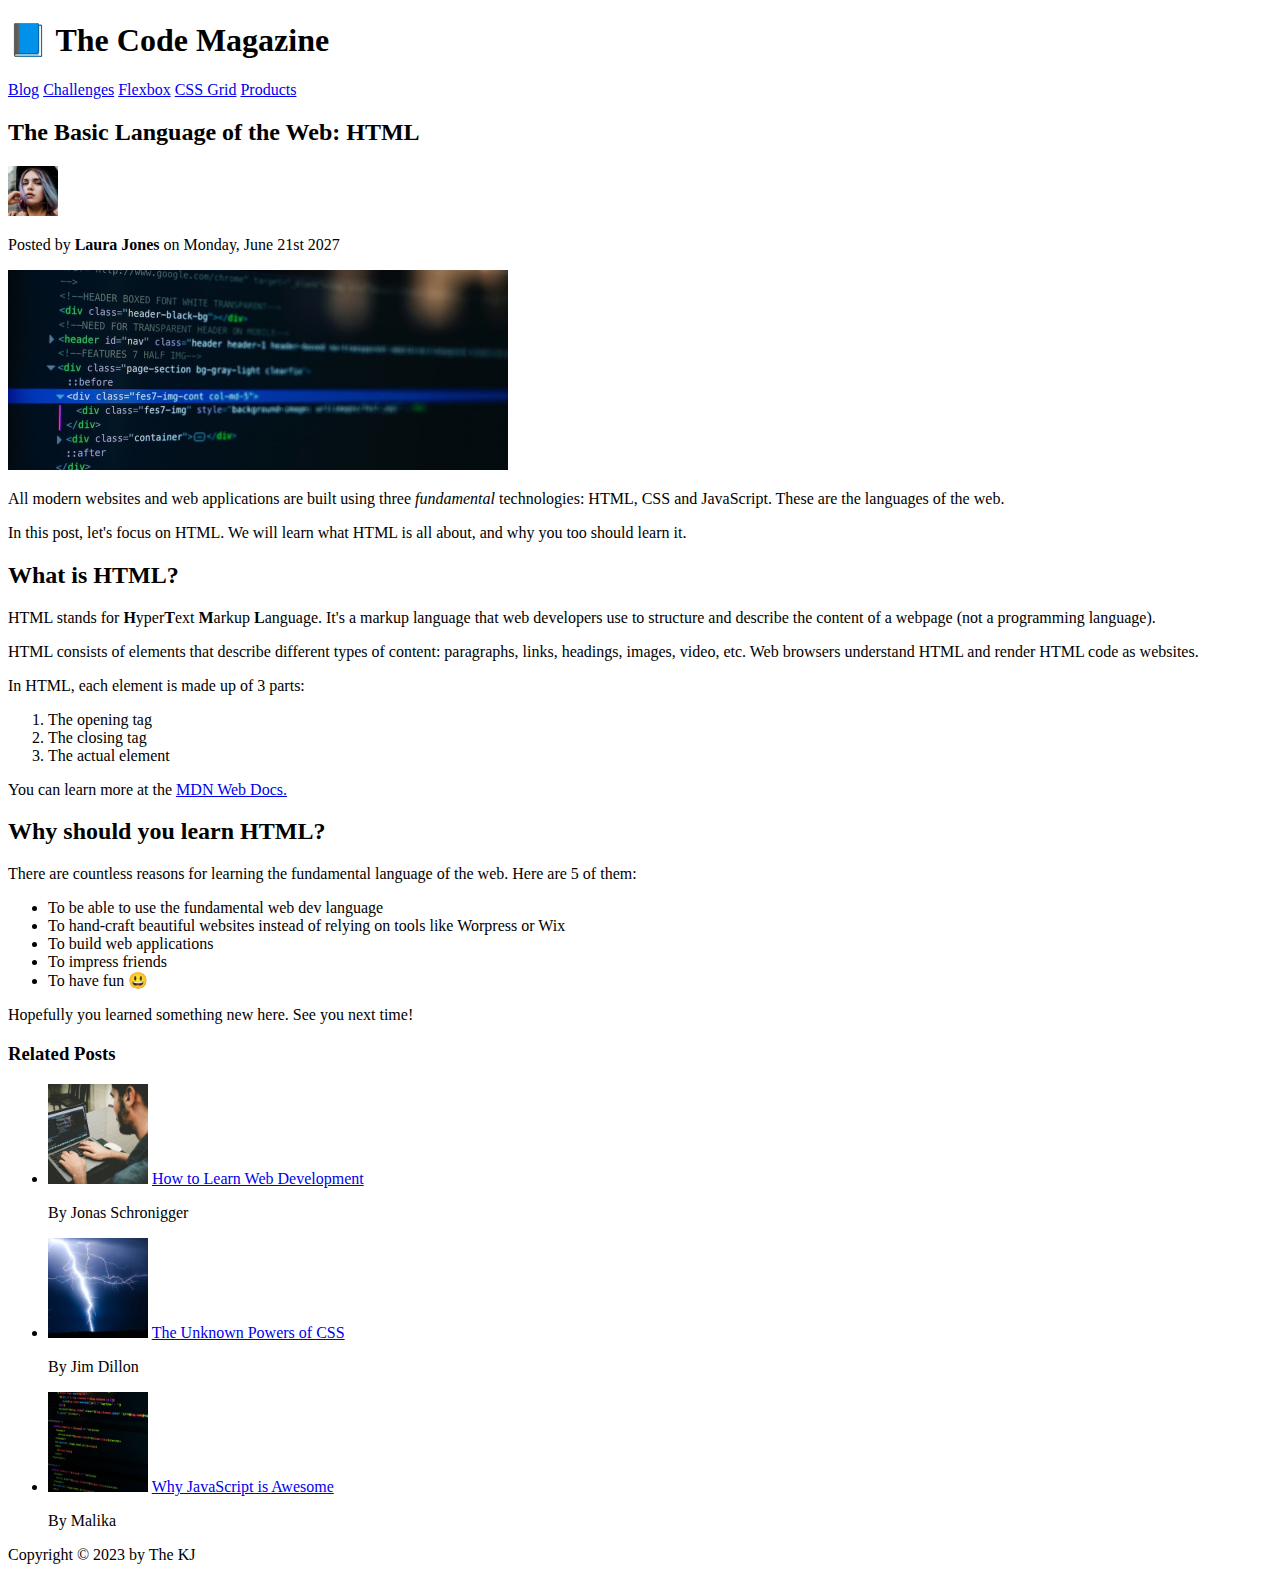
<file: 02-HTML-Fundamentals/index.html>
<!DOCTYPE html>
<html lang="en">
  <head>
    <meta charset="UTF-8" />
    <meta http-equiv="X-UA-Compatible" content="IE=edge" />
    <meta name="viewport" content="width=device-width, initial-scale=1.0" />
    <!-- <link rel="stylesheet" href="style.css" /> -->
    <title>HTML-Fundamentals</title>
  </head>
  <body>
    <header>
      <h1>📘 The Code Magazine</h1>
    </header>

    <!-- Links -->
    <nav class="links">
      <a href="/blog.html">Blog</a>
      <a href="#">Challenges</a>
      <a href="#">Flexbox</a>
      <a href="#">CSS Grid</a>
      <a href="/product.html">Products</a>
    </nav>

    <!-- Section -->
    <section>
      <h2>The Basic Language of the Web: HTML</h2>
      <img
        class="author"
        src="img/laura-jones.jpg"
        height="50"
        width="50"
        alt="Author"
      />
      <p>Posted by <strong>Laura Jones</strong> on Monday, June 21st 2027</p>

      <div class="post-img-div">
        <img
          class="post-img"
          src="img/post-img.jpg"
          height="200px"
          width="500px"
          alt="post-img"
        />
      </div>

      <p>
        All modern websites and web applications are built using three
        <em>fundamental</em>
        technologies: HTML, CSS and JavaScript. These are the languages of the
        web.
      </p>
      <p>
        In this post, let's focus on HTML. We will learn what HTML is all about,
        and why you too should learn it.
      </p>
    </section>

    <!-- Section -->
    <section>
      <h2>What is HTML?</h2>
      <p>
        HTML stands for <strong>H</strong>yper<strong>T</strong>ext
        <strong>M</strong>arkup <strong>L</strong>anguage. It's a markup
        language that web developers use to structure and describe the content
        of a webpage (not a programming language).
      </p>
      <p>
        HTML consists of elements that describe different types of content:
        paragraphs, links, headings, images, video, etc. Web browsers understand
        HTML and render HTML code as websites.
      </p>

      <p>In HTML, each element is made up of 3 parts:</p>
      <ol>
        <li>The opening tag</li>
        <li>The closing tag</li>
        <li>The actual element</li>
      </ol>
      <p>
        You can learn more at the
        <a
          href="https://developer.mozilla.org/en-US/docs/Web/HTML"
          target="_blank"
        >
          MDN Web Docs.
        </a>
      </p>
    </section>

    <!-- Section -->
    <section>
      <h2>Why should you learn HTML?</h2>
      <p>
        There are countless reasons for learning the fundamental language of the
        web. Here are 5 of them:
      </p>
      <ul>
        <li>To be able to use the fundamental web dev language</li>
        <li>
          To hand-craft beautiful websites instead of relying on tools like
          Worpress or Wix
        </li>
        <li>To build web applications</li>
        <li>To impress friends</li>
        <li>To have fun 😃</li>
      </ul>
      <p>Hopefully you learned something new here. See you next time!</p>
    </section>

    <!-- Related Posts -->
    <section>
      <h3>Related Posts</h3>
      <ul>
        <li>
          <img src="img/related-1.jpg" height="100" width="100" alt="post" />
          <a href="#">How to Learn Web Development</a>
          <p>By Jonas Schronigger</p>
        </li>

        <li>
          <img src="img/related-2.jpg" height="100" width="100" alt="post" />
          <a href="#">The Unknown Powers of CSS</a>
          <p>By Jim Dillon</p>
        </li>

        <li>
          <img src="img/related-3.jpg" height="100" width="100" alt="post" />
          <a href="#">Why JavaScript is Awesome</a>
          <p>By Malika</p>
        </li>
      </ul>
    </section>

    <footer>
      <p>Copyright &#169; 2023 by The KJ</p>
    </footer>
  </body>
</html>
</file>
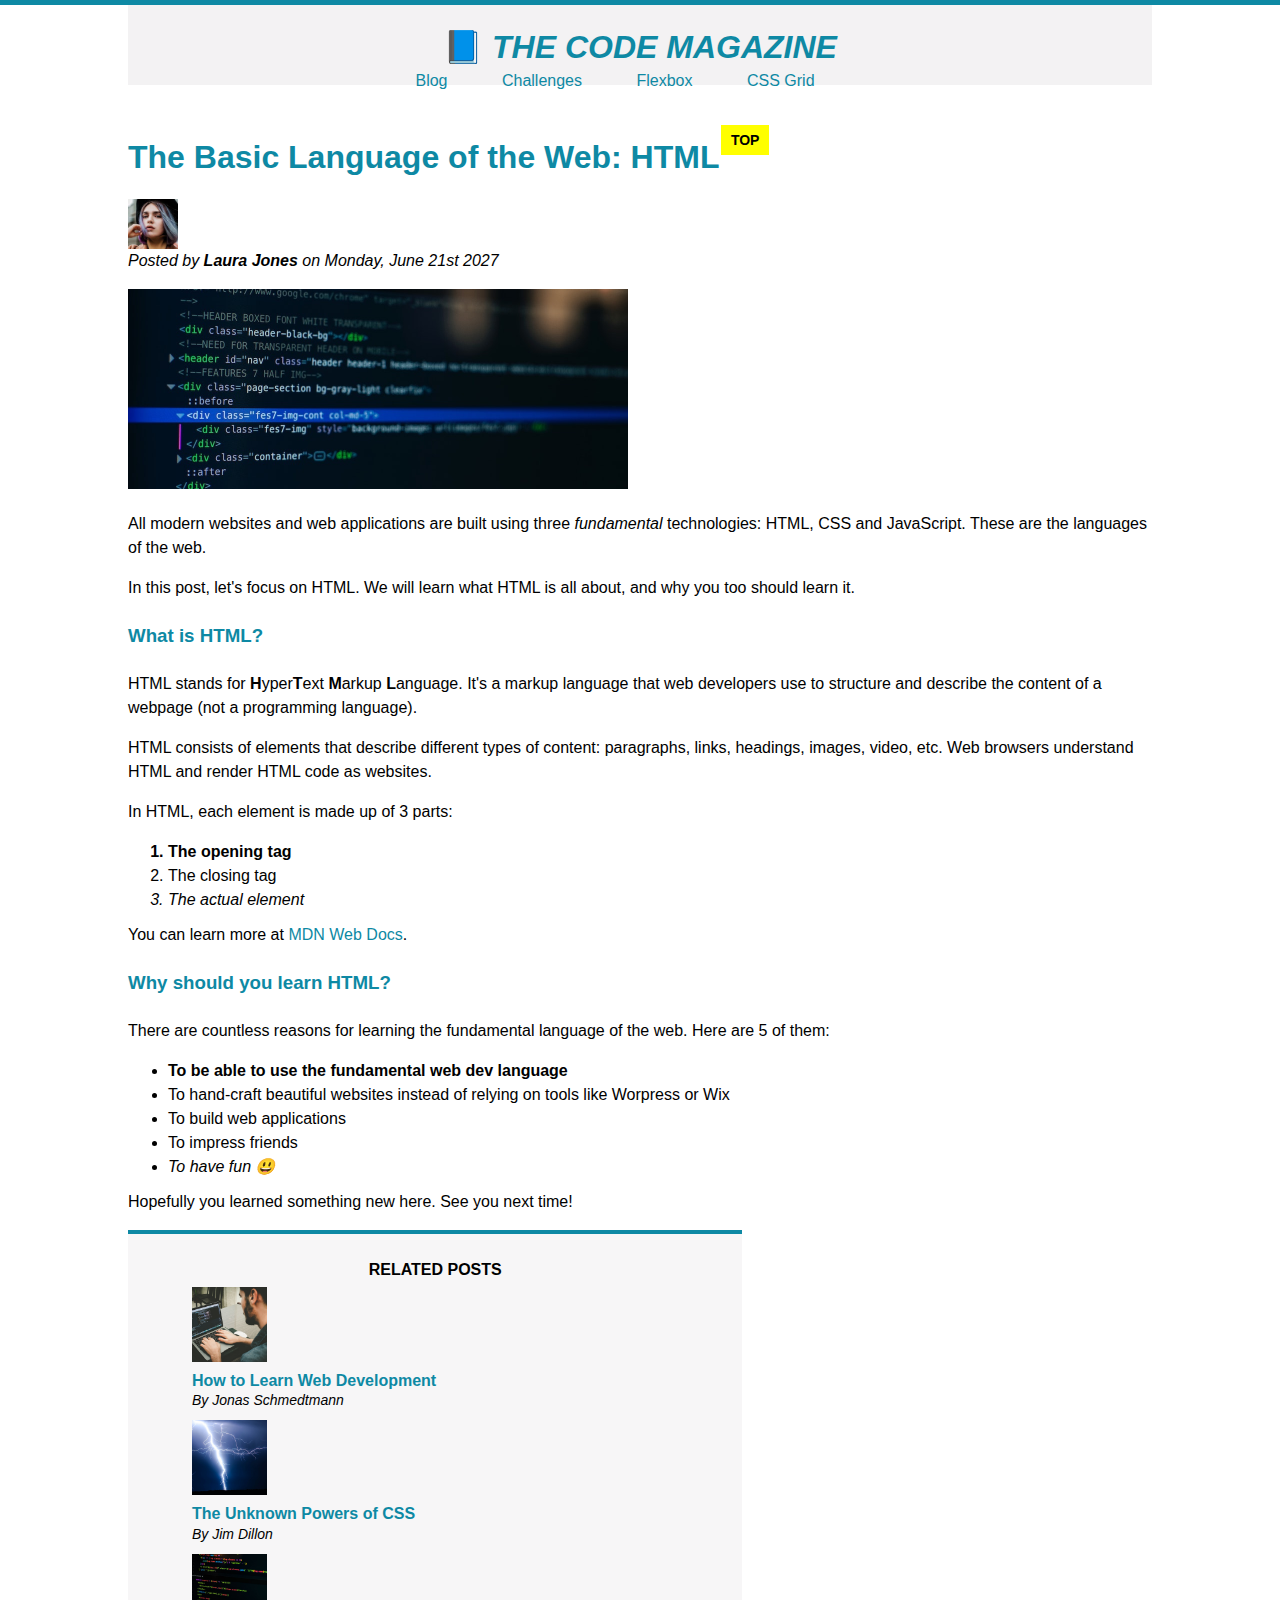
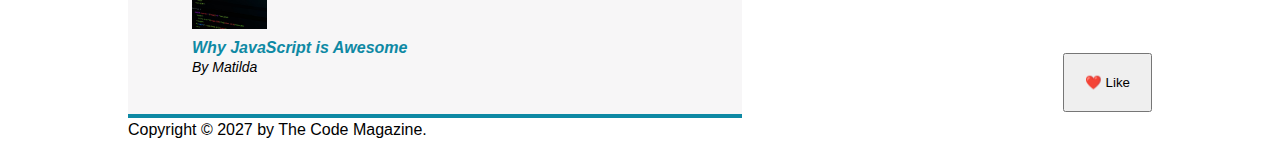
<file: 03-CSS-Fundamentals/index.html>
<!DOCTYPE html>
<html lang="en">
  <head>
    <meta charset="UTF-8" />
    <title>The Basic Language of the Web: HTML</title>
    <link rel="stylesheet" href="style.css" />
  </head>

  <body>
    <div class="container">
      <header class="header">
        <h1>📘 The Code Magazine</h1>
        <nav>
          <a href="blog.html">Blog</a>
          <a href="#">Challenges</a>
          <a href="#">Flexbox</a>
          <a href="#">CSS Grid</a>
        </nav>
      </header>

      <div class="clear"></div>

      <article>
        <header>
          <h2>The Basic Language of the Web: HTML</h2>

          <img
            src="img/laura-jones.jpg"
            alt="Headshot of Laura Jones"
            height="50"
            width="50"
          />

          <p>
            Posted by <strong>Laura Jones</strong> on Monday, June 21st 2027
          </p>

          <img
            src="img/post-img.jpg"
            alt="HTML code on a screen"
            width="500"
            height="200"
            class="main-img"
          />
        </header>

        <p>
          All modern websites and web applications are built using three
          <em>fundamental</em>
          technologies: HTML, CSS and JavaScript. These are the languages of the
          web.
        </p>

        <p>
          In this post, let's focus on HTML. We will learn what HTML is all
          about, and why you too should learn it.
        </p>

        <h3>What is HTML?</h3>
        <p>
          HTML stands for <strong>H</strong>yper<strong>T</strong>ext
          <strong>M</strong>arkup <strong>L</strong>anguage. It's a markup
          language that web developers use to structure and describe the content
          of a webpage (not a programming language).
        </p>
        <p>
          HTML consists of elements that describe different types of content:
          paragraphs, links, headings, images, video, etc. Web browsers
          understand HTML and render HTML code as websites.
        </p>
        <p>In HTML, each element is made up of 3 parts:</p>

        <ol>
          <li class="first-li">The opening tag</li>
          <li>The closing tag</li>
          <li class="last-li">The actual element</li>
        </ol>

        <p>
          You can learn more at
          <a
            href="https://developer.mozilla.org/en-US/docs/Web/HTML"
            target="_blank"
            >MDN Web Docs</a
          >.
        </p>

        <h3>Why should you learn HTML?</h3>

        <p>
          There are countless reasons for learning the fundamental language of
          the web. Here are 5 of them:
        </p>

        <ul>
          <li class="first-li">
            To be able to use the fundamental web dev language
          </li>
          <li>
            To hand-craft beautiful websites instead of relying on tools like
            Worpress or Wix
          </li>
          <li>To build web applications</li>
          <li>To impress friends</li>
          <li class="last-li">To have fun 😃</li>
        </ul>

        <p>Hopefully you learned something new here. See you next time!</p>
      </article>

      <aside>
        <h4>Related posts</h4>

        <ul>
          <li>
            <div class="li-img">
              <img
                src="img/related-1.jpg"
                alt="Person programming"
                width="75"
                width="75"
              />
            </div>
            <div class="left">
              <a href="#" class="first-li">How to Learn Web Development</a>
              <p>By Jonas Schmedtmann</p>
            </div>
          </li>

          <div class="clear"></div>

          <li>
            <img
              src="img/related-2.jpg"
              alt="Lightning"
              width="75"
              heigth="75"
            />
            <div class="left">
              <a href="#">The Unknown Powers of CSS</a>
              <p>By Jim Dillon</p>
            </div>
          </li>
          <div class="clear"></div>

          <li>
            <img
              src="img/related-3.jpg"
              alt="JavaScript code on a screen"
              width="75"
              height="75"
            />
            <div class="left">
              <a href="#" class="last-li">Why JavaScript is Awesome</a>
              <p>By Matilda</p>
            </div>
          </li>
          <div class="clear"></div>
        </ul>
      </aside>

      <button class="button">❤️ Like</button>

      <div class="clear"></div>

      <footer>Copyright &copy; 2027 by The Code Magazine.</footer>
    </div>
  </body>
</html>
</file>
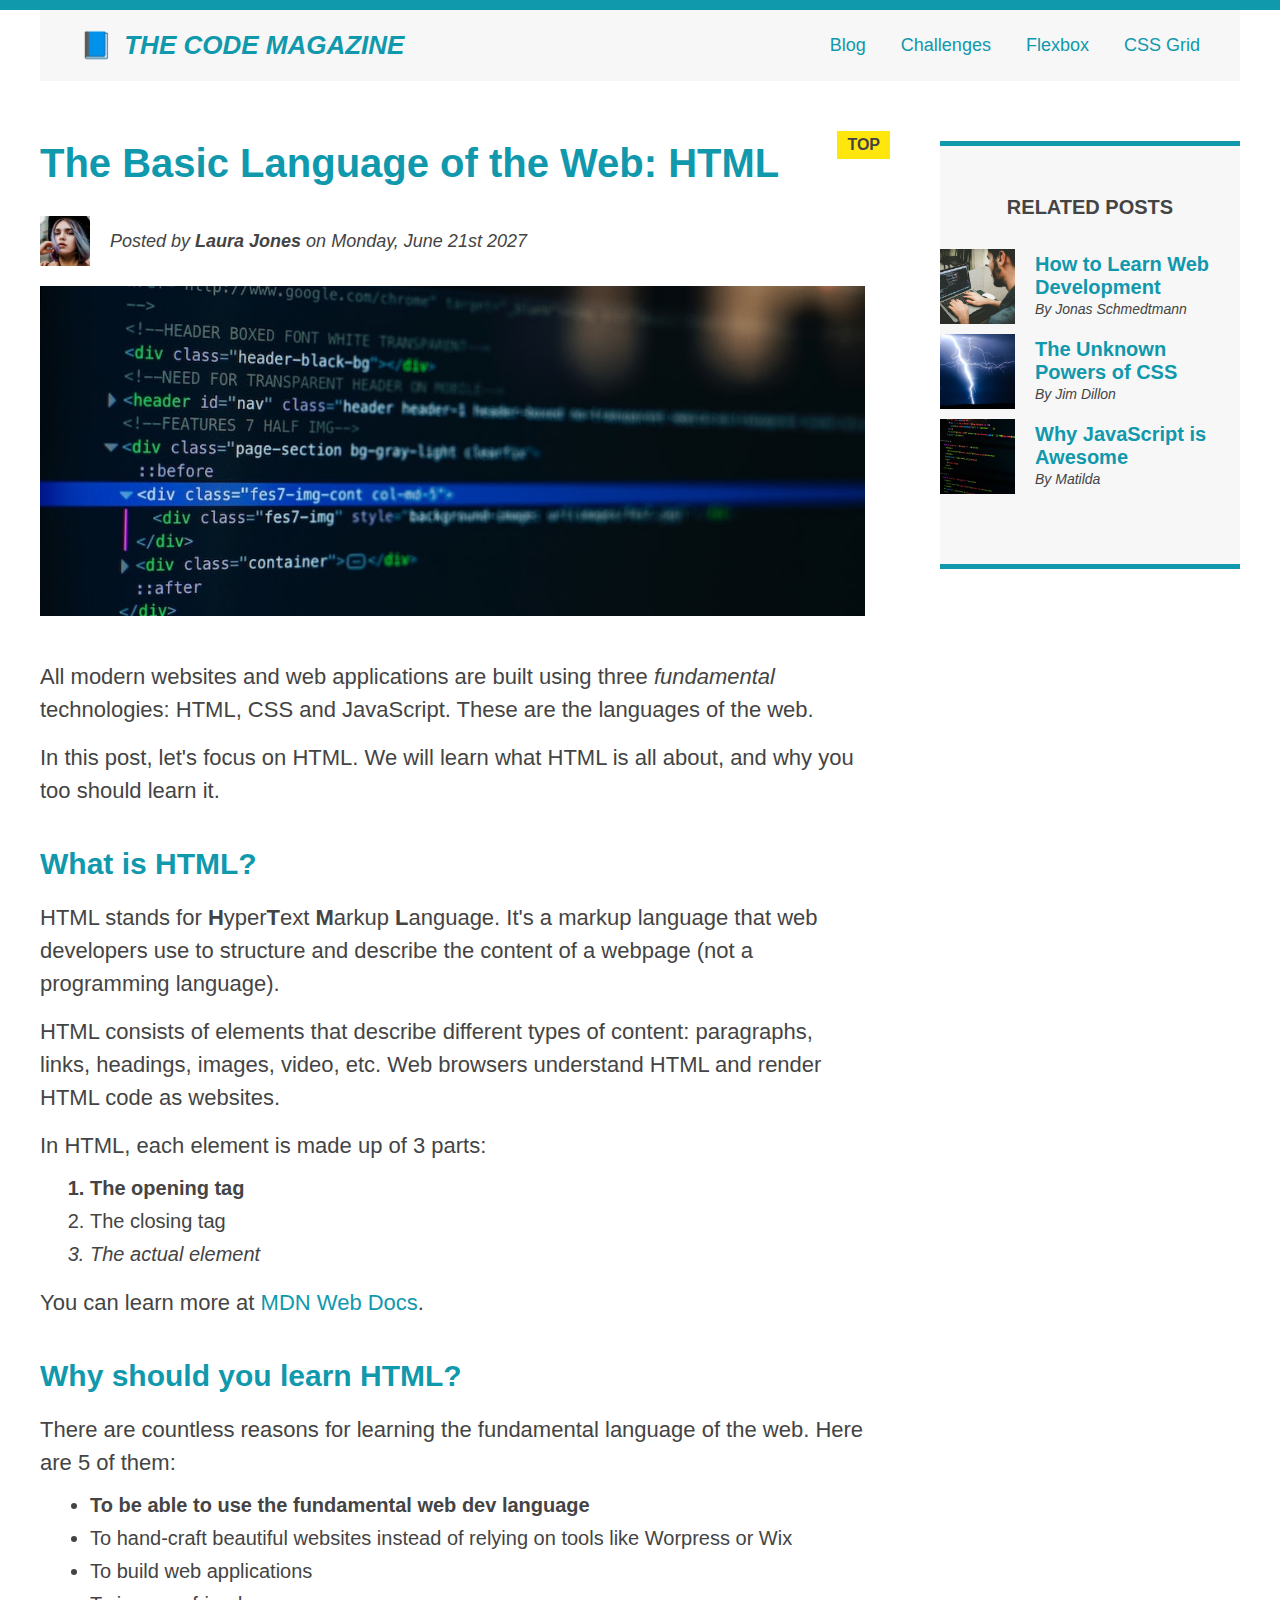
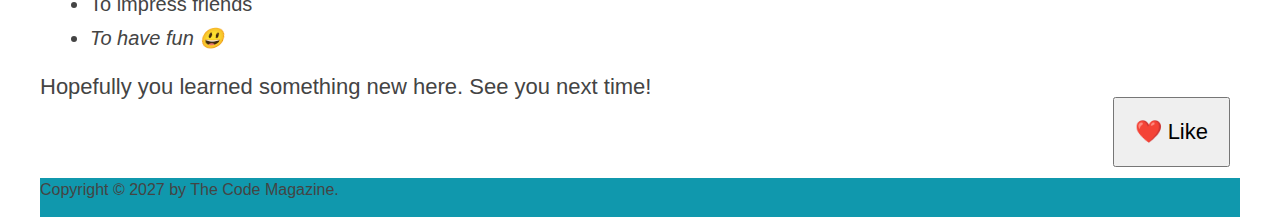
<file: 04-CSS-Layouts/index.html>
<!DOCTYPE html>
<html lang="en">
  <head>
    <meta charset="UTF-8" />
    <link href="style.css" rel="stylesheet" />

    <title>The Basic Language of the Web: HTML</title>
  </head>

  <body>
    <div class="container">
      <header class="main-header clearfix">
        <h1>📘 The Code Magazine</h1>

        <nav>
          <!-- <strong>This is the navigation</strong> -->
          <a href="blog.html">Blog</a>
          <a href="#">Challenges</a>
          <a href="#">Flexbox</a>
          <a href="#">CSS Grid</a>
        </nav>
      </header>

      <!-- Necessary for flexbox -->
      <!-- <div class="layout-box"> -->
      <article>
        <header class="post-header clearfix">
          <h2>The Basic Language of the Web: HTML</h2>
          <div class="post-box">
            <img
              src="img/laura-jones.jpg"
              alt="Headshot of Laura Jones"
              height="50"
              width="50"
            />

            <p id="author">
              Posted by <strong>Laura Jones</strong> on Monday, June 21st 2027
            </p>
          </div>
          <img
            src="img/post-img.jpg"
            alt="HTML code on a screen"
            width="500"
            height="200"
            class="post-img"
          />
          <button>❤️ Like</button>
        </header>

        <p>
          All modern websites and web applications are built using three
          <em>fundamental</em>
          technologies: HTML, CSS and JavaScript. These are the languages of the
          web.
        </p>

        <p>
          In this post, let's focus on HTML. We will learn what HTML is all
          about, and why you too should learn it.
        </p>

        <h3>What is HTML?</h3>
        <p>
          HTML stands for <strong>H</strong>yper<strong>T</strong>ext
          <strong>M</strong>arkup <strong>L</strong>anguage. It's a markup
          language that web developers use to structure and describe the content
          of a webpage (not a programming language).
        </p>
        <p>
          HTML consists of elements that describe different types of content:
          paragraphs, links, headings, images, video, etc. Web browsers
          understand HTML and render HTML code as websites.
        </p>
        <p>In HTML, each element is made up of 3 parts:</p>

        <ol>
          <li class="first-li">The opening tag</li>
          <li>The closing tag</li>
          <li>The actual element</li>
        </ol>

        <p>
          You can learn more at
          <a
            href="https://developer.mozilla.org/en-US/docs/Web/HTML"
            target="_blank"
            >MDN Web Docs</a
          >.
        </p>

        <h3>Why should you learn HTML?</h3>

        <p>
          There are countless reasons for learning the fundamental language of
          the web. Here are 5 of them:
        </p>

        <ul>
          <li class="first-li">
            To be able to use the fundamental web dev language
          </li>
          <li>
            To hand-craft beautiful websites instead of relying on tools like
            Worpress or Wix
          </li>
          <li>To build web applications</li>
          <li>To impress friends</li>
          <li>To have fun 😃</li>
        </ul>

        <p>Hopefully you learned something new here. See you next time!</p>
      </article>

      <aside>
        <h4>Related posts</h4>

        <ul class="related">
          <li>
            <img
              src="img/related-1.jpg"
              alt="Person programming"
              width="75"
              height="75"
            />
            <div class="related-li">
              <a href="#">How to Learn Web Development</a>
              <p class="related-author">By Jonas Schmedtmann</p>
            </div>
          </li>
          <li>
            <img
              src="img/related-2.jpg"
              alt="Lightning"
              width="75"
              height="75"
            />
            <div class="related-li">
              <a href="#">The Unknown Powers of CSS</a>
              <p class="related-author">By Jim Dillon</p>
            </div>
          </li>
          <li>
            <img
              src="img/related-3.jpg"
              alt="JavaScript code on a screen"
              width="75"
              height="75"
            />
            <div class="related-li">
              <a href="#">Why JavaScript is Awesome</a>
              <p class="related-author">By Matilda</p>
            </div>
          </li>
        </ul>
      </aside>
      <!-- </div> -->

      <footer>
        <p id="copyright" class="copyright text">
          Copyright &copy; 2027 by The Code Magazine.
        </p>
      </footer>
    </div>
  </body>
</html>
</file>
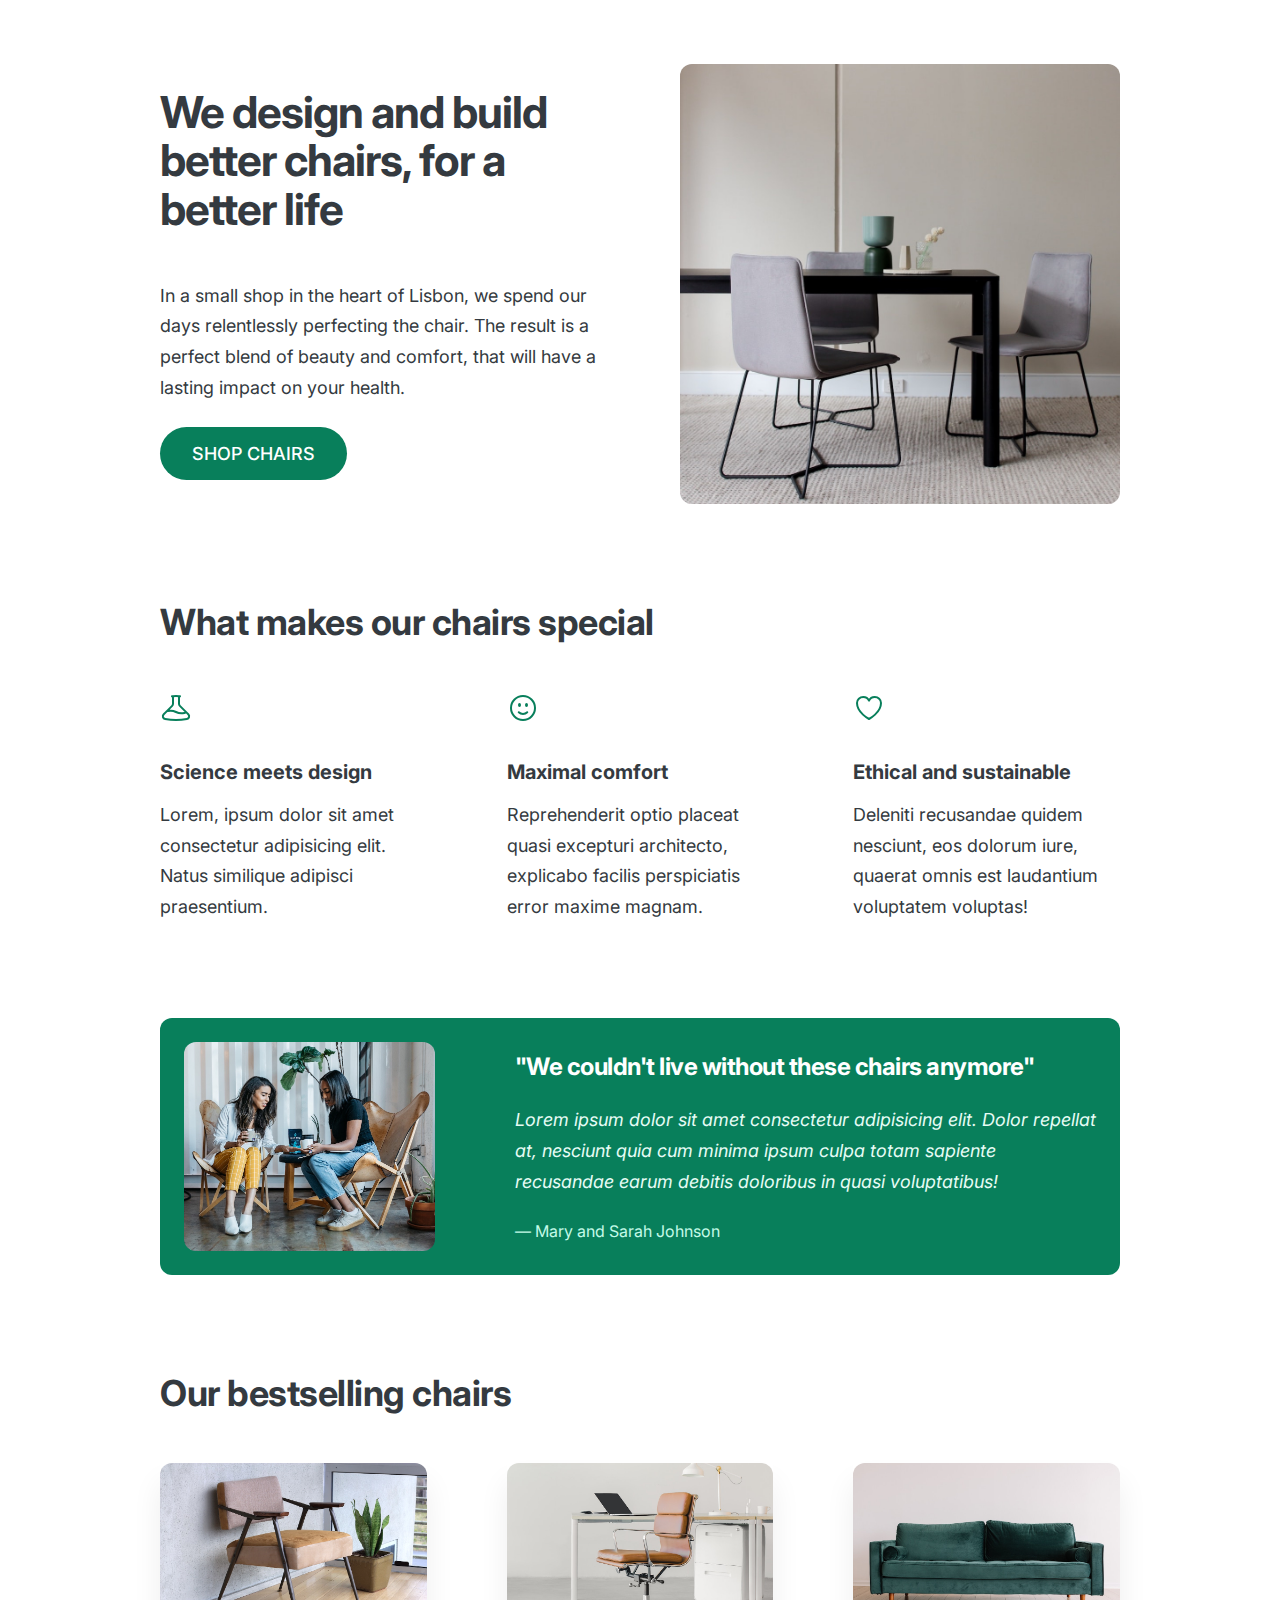
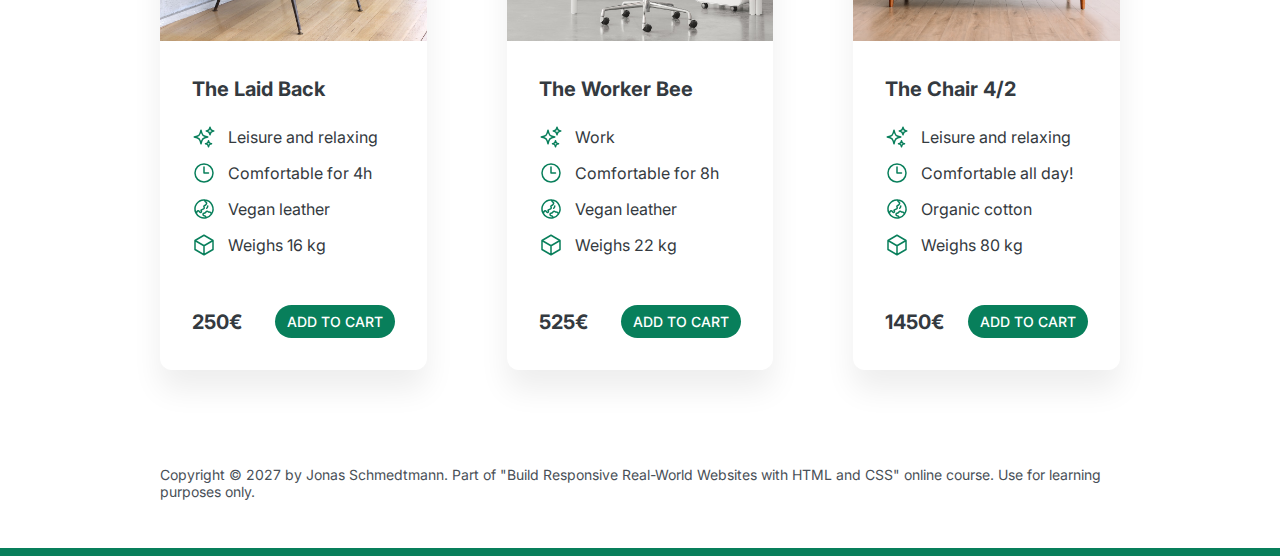
<file: 05-Design/index.html>
<!DOCTYPE html>
<html lang="en">
  <head>
    <meta charset="UTF-8" />
    <meta http-equiv="X-UA-Compatible" content="IE=edge" />
    <meta name="viewport" content="width=device-width, initial-scale=1.0" />

    <link rel="stylesheet" href="style.css" />
    <title>A Furniture Store</title>
  </head>
  <body>
    <div class="container">
      <header>
        <div class="header-text-box">
          <h1>We design and build better chairs, for a better life</h1>
          <p class="header-text">
            In a small shop in the heart of Lisbon, we spend our days
            relentlessly perfecting the chair. The result is a perfect blend of
            beauty and comfort, that will have a lasting impact on your health.
          </p>
          <a class="btn btn--big" href="#">Shop chairs</a>
        </div>
        <img src="hero.jpg" alt="Photo" />
      </header>

      <section>
        <h2>What makes our chairs special</h2>
        <div class="grid-3-cols">
          <div>
            <svg
              xmlns="http://www.w3.org/2000/svg"
              fill="none"
              viewBox="0 0 24 24"
              stroke-width="1.5"
              stroke="currentColor"
              class="features-icon"
            >
              <path
                stroke-linecap="round"
                stroke-linejoin="round"
                d="M9.75 3.104v5.714a2.25 2.25 0 01-.659 1.591L5 14.5M9.75 3.104c-.251.023-.501.05-.75.082m.75-.082a24.301 24.301 0 014.5 0m0 0v5.714c0 .597.237 1.17.659 1.591L19.8 15.3M14.25 3.104c.251.023.501.05.75.082M19.8 15.3l-1.57.393A9.065 9.065 0 0112 15a9.065 9.065 0 00-6.23-.693L5 14.5m14.8.8l1.402 1.402c1.232 1.232.65 3.318-1.067 3.611A48.309 48.309 0 0112 21c-2.773 0-5.491-.235-8.135-.687-1.718-.293-2.3-2.379-1.067-3.61L5 14.5"
              />
            </svg>

            <p class="features-title"><strong>Science meets design</strong></p>
            <p class="features-text">
              Lorem, ipsum dolor sit amet consectetur adipisicing elit. Natus
              similique adipisci praesentium.
            </p>
          </div>

          <div>
            <svg
              xmlns="http://www.w3.org/2000/svg"
              fill="none"
              viewBox="0 0 24 24"
              stroke-width="1.5"
              stroke="currentColor"
              class="features-icon"
            >
              <path
                stroke-linecap="round"
                stroke-linejoin="round"
                d="M15.182 15.182a4.5 4.5 0 01-6.364 0M21 12a9 9 0 11-18 0 9 9 0 0118 0zM9.75 9.75c0 .414-.168.75-.375.75S9 10.164 9 9.75 9.168 9 9.375 9s.375.336.375.75zm-.375 0h.008v.015h-.008V9.75zm5.625 0c0 .414-.168.75-.375.75s-.375-.336-.375-.75.168-.75.375-.75.375.336.375.75zm-.375 0h.008v.015h-.008V9.75z"
              />
            </svg>

            <p class="features-title">
              <strong>Maximal comfort</strong>
            </p>
            <p class="features-text">
              Reprehenderit optio placeat quasi excepturi architecto, explicabo
              facilis perspiciatis error maxime magnam.
            </p>
          </div>

          <div>
            <svg
              xmlns="http://www.w3.org/2000/svg"
              fill="none"
              viewBox="0 0 24 24"
              stroke-width="1.5"
              stroke="currentColor"
              class="features-icon"
            >
              <path
                stroke-linecap="round"
                stroke-linejoin="round"
                d="M21 8.25c0-2.485-2.099-4.5-4.688-4.5-1.935 0-3.597 1.126-4.312 2.733-.715-1.607-2.377-2.733-4.313-2.733C5.1 3.75 3 5.765 3 8.25c0 7.22 9 12 9 12s9-4.78 9-12z"
              />
            </svg>

            <p class="features-title">
              <strong>Ethical and sustainable</strong>
            </p>
            <p class="features-text">
              Deleniti recusandae quidem nesciunt, eos dolorum iure, quaerat
              omnis est laudantium voluptatem voluptas!
            </p>
          </div>
        </div>
      </section>

      <section class="testimonial-section">
        <div class="grid-3-cols">
          <img src="customers.jpg" alt="People sitting on chairs" />
          <div class="testimonial-box">
            <h2>"We couldn't live without these chairs anymore"</h2>
            <blockquote class="testimonial-text">
              Lorem ipsum dolor sit amet consectetur adipisicing elit. Dolor
              repellat at, nesciunt quia cum minima ipsum culpa totam sapiente
              recusandae earum debitis doloribus in quasi voluptatibus!
            </blockquote>
            <p class="testimonial-author">&mdash; Mary and Sarah Johnson</p>
          </div>
        </div>
      </section>

      <section>
        <h2>Our bestselling chairs</h2>
        <div class="grid-3-cols">
          <figure class="chair">
            <img src="chair-1.jpg" alt="Chair" />
            <div class="chair-box">
              <h3>The Laid Back</h3>
              <ul class="chair-details">
                <li>
                  <svg
                    xmlns="http://www.w3.org/2000/svg"
                    fill="none"
                    viewBox="0 0 24 24"
                    stroke-width="1.5"
                    stroke="currentColor"
                    class="chair-icon"
                  >
                    <path
                      stroke-linecap="round"
                      stroke-linejoin="round"
                      d="M9.813 15.904L9 18.75l-.813-2.846a4.5 4.5 0 00-3.09-3.09L2.25 12l2.846-.813a4.5 4.5 0 003.09-3.09L9 5.25l.813 2.846a4.5 4.5 0 003.09 3.09L15.75 12l-2.846.813a4.5 4.5 0 00-3.09 3.09zM18.259 8.715L18 9.75l-.259-1.035a3.375 3.375 0 00-2.455-2.456L14.25 6l1.036-.259a3.375 3.375 0 002.455-2.456L18 2.25l.259 1.035a3.375 3.375 0 002.456 2.456L21.75 6l-1.035.259a3.375 3.375 0 00-2.456 2.456zM16.894 20.567L16.5 21.75l-.394-1.183a2.25 2.25 0 00-1.423-1.423L13.5 18.75l1.183-.394a2.25 2.25 0 001.423-1.423l.394-1.183.394 1.183a2.25 2.25 0 001.423 1.423l1.183.394-1.183.394a2.25 2.25 0 00-1.423 1.423z"
                    />
                  </svg>

                  <!-- Span is a generic INLINE text element, it doesn't have any meaning. It's like a div element, but inline -->
                  <span>Leisure and relaxing</span>
                </li>
                <li>
                  <svg
                    xmlns="http://www.w3.org/2000/svg"
                    fill="none"
                    viewBox="0 0 24 24"
                    stroke-width="1.5"
                    stroke="currentColor"
                    class="chair-icon"
                  >
                    <path
                      stroke-linecap="round"
                      stroke-linejoin="round"
                      d="M12 6v6h4.5m4.5 0a9 9 0 11-18 0 9 9 0 0118 0z"
                    />
                  </svg>

                  <span>Comfortable for 4h</span>
                </li>
                <li>
                  <svg
                    xmlns="http://www.w3.org/2000/svg"
                    fill="none"
                    viewBox="0 0 24 24"
                    stroke-width="1.5"
                    stroke="currentColor"
                    class="chair-icon"
                  >
                    <path
                      stroke-linecap="round"
                      stroke-linejoin="round"
                      d="M12.75 3.03v.568c0 .334.148.65.405.864l1.068.89c.442.369.535 1.01.216 1.49l-.51.766a2.25 2.25 0 01-1.161.886l-.143.048a1.107 1.107 0 00-.57 1.664c.369.555.169 1.307-.427 1.605L9 13.125l.423 1.059a.956.956 0 01-1.652.928l-.679-.906a1.125 1.125 0 00-1.906.172L4.5 15.75l-.612.153M12.75 3.031a9 9 0 00-8.862 12.872M12.75 3.031a9 9 0 016.69 14.036m0 0l-.177-.529A2.25 2.25 0 0017.128 15H16.5l-.324-.324a1.453 1.453 0 00-2.328.377l-.036.073a1.586 1.586 0 01-.982.816l-.99.282c-.55.157-.894.702-.8 1.267l.073.438c.08.474.49.821.97.821.846 0 1.598.542 1.865 1.345l.215.643m5.276-3.67a9.012 9.012 0 01-5.276 3.67m0 0a9 9 0 01-10.275-4.835M15.75 9c0 .896-.393 1.7-1.016 2.25"
                    />
                  </svg>

                  <span>Vegan leather</span>
                </li>
                <li>
                  <svg
                    xmlns="http://www.w3.org/2000/svg"
                    fill="none"
                    viewBox="0 0 24 24"
                    stroke-width="1.5"
                    stroke="currentColor"
                    class="chair-icon"
                  >
                    <path
                      stroke-linecap="round"
                      stroke-linejoin="round"
                      d="M21 7.5l-9-5.25L3 7.5m18 0l-9 5.25m9-5.25v9l-9 5.25M3 7.5l9 5.25M3 7.5v9l9 5.25m0-9v9"
                    />
                  </svg>

                  <span>Weighs 16 kg</span>
                </li>
              </ul>
              <div class="chair-price">
                <strong>250€</strong>
                <a href="#" class="btn btn--small">Add to cart</a>
              </div>
            </div>
          </figure>

          <figure class="chair">
            <img src="chair-2.jpg" alt="Chair" />
            <div class="chair-box">
              <h3>The Worker Bee</h3>
              <ul class="chair-details">
                <li>
                  <svg
                    xmlns="http://www.w3.org/2000/svg"
                    fill="none"
                    viewBox="0 0 24 24"
                    stroke-width="1.5"
                    stroke="currentColor"
                    class="chair-icon"
                  >
                    <path
                      stroke-linecap="round"
                      stroke-linejoin="round"
                      d="M9.813 15.904L9 18.75l-.813-2.846a4.5 4.5 0 00-3.09-3.09L2.25 12l2.846-.813a4.5 4.5 0 003.09-3.09L9 5.25l.813 2.846a4.5 4.5 0 003.09 3.09L15.75 12l-2.846.813a4.5 4.5 0 00-3.09 3.09zM18.259 8.715L18 9.75l-.259-1.035a3.375 3.375 0 00-2.455-2.456L14.25 6l1.036-.259a3.375 3.375 0 002.455-2.456L18 2.25l.259 1.035a3.375 3.375 0 002.456 2.456L21.75 6l-1.035.259a3.375 3.375 0 00-2.456 2.456zM16.894 20.567L16.5 21.75l-.394-1.183a2.25 2.25 0 00-1.423-1.423L13.5 18.75l1.183-.394a2.25 2.25 0 001.423-1.423l.394-1.183.394 1.183a2.25 2.25 0 001.423 1.423l1.183.394-1.183.394a2.25 2.25 0 00-1.423 1.423z"
                    />
                  </svg>

                  <span>Work</span>
                </li>
                <li>
                  <svg
                    xmlns="http://www.w3.org/2000/svg"
                    fill="none"
                    viewBox="0 0 24 24"
                    stroke-width="1.5"
                    stroke="currentColor"
                    class="chair-icon"
                  >
                    <path
                      stroke-linecap="round"
                      stroke-linejoin="round"
                      d="M12 6v6h4.5m4.5 0a9 9 0 11-18 0 9 9 0 0118 0z"
                    />
                  </svg>

                  <span>Comfortable for 8h</span>
                </li>
                <li>
                  <svg
                    xmlns="http://www.w3.org/2000/svg"
                    fill="none"
                    viewBox="0 0 24 24"
                    stroke-width="1.5"
                    stroke="currentColor"
                    class="chair-icon"
                  >
                    <path
                      stroke-linecap="round"
                      stroke-linejoin="round"
                      d="M12.75 3.03v.568c0 .334.148.65.405.864l1.068.89c.442.369.535 1.01.216 1.49l-.51.766a2.25 2.25 0 01-1.161.886l-.143.048a1.107 1.107 0 00-.57 1.664c.369.555.169 1.307-.427 1.605L9 13.125l.423 1.059a.956.956 0 01-1.652.928l-.679-.906a1.125 1.125 0 00-1.906.172L4.5 15.75l-.612.153M12.75 3.031a9 9 0 00-8.862 12.872M12.75 3.031a9 9 0 016.69 14.036m0 0l-.177-.529A2.25 2.25 0 0017.128 15H16.5l-.324-.324a1.453 1.453 0 00-2.328.377l-.036.073a1.586 1.586 0 01-.982.816l-.99.282c-.55.157-.894.702-.8 1.267l.073.438c.08.474.49.821.97.821.846 0 1.598.542 1.865 1.345l.215.643m5.276-3.67a9.012 9.012 0 01-5.276 3.67m0 0a9 9 0 01-10.275-4.835M15.75 9c0 .896-.393 1.7-1.016 2.25"
                    />
                  </svg>

                  <span>Vegan leather</span>
                </li>
                <li>
                  <svg
                    xmlns="http://www.w3.org/2000/svg"
                    fill="none"
                    viewBox="0 0 24 24"
                    stroke-width="1.5"
                    stroke="currentColor"
                    class="chair-icon"
                  >
                    <path
                      stroke-linecap="round"
                      stroke-linejoin="round"
                      d="M21 7.5l-9-5.25L3 7.5m18 0l-9 5.25m9-5.25v9l-9 5.25M3 7.5l9 5.25M3 7.5v9l9 5.25m0-9v9"
                    />
                  </svg>

                  <span>Weighs 22 kg</span>
                </li>
              </ul>
              <div class="chair-price">
                <strong>525€</strong>
                <a href="#" class="btn btn--small">Add to cart</a>
              </div>
            </div>
          </figure>

          <figure class="chair">
            <img src="chair-3.jpg" alt="Chair" />
            <div class="chair-box">
              <h3>The Chair 4/2</h3>
              <ul class="chair-details">
                <li>
                  <svg
                    xmlns="http://www.w3.org/2000/svg"
                    fill="none"
                    viewBox="0 0 24 24"
                    stroke-width="1.5"
                    stroke="currentColor"
                    class="chair-icon"
                  >
                    <path
                      stroke-linecap="round"
                      stroke-linejoin="round"
                      d="M9.813 15.904L9 18.75l-.813-2.846a4.5 4.5 0 00-3.09-3.09L2.25 12l2.846-.813a4.5 4.5 0 003.09-3.09L9 5.25l.813 2.846a4.5 4.5 0 003.09 3.09L15.75 12l-2.846.813a4.5 4.5 0 00-3.09 3.09zM18.259 8.715L18 9.75l-.259-1.035a3.375 3.375 0 00-2.455-2.456L14.25 6l1.036-.259a3.375 3.375 0 002.455-2.456L18 2.25l.259 1.035a3.375 3.375 0 002.456 2.456L21.75 6l-1.035.259a3.375 3.375 0 00-2.456 2.456zM16.894 20.567L16.5 21.75l-.394-1.183a2.25 2.25 0 00-1.423-1.423L13.5 18.75l1.183-.394a2.25 2.25 0 001.423-1.423l.394-1.183.394 1.183a2.25 2.25 0 001.423 1.423l1.183.394-1.183.394a2.25 2.25 0 00-1.423 1.423z"
                    />
                  </svg>

                  <span>Leisure and relaxing</span>
                </li>
                <li>
                  <svg
                    xmlns="http://www.w3.org/2000/svg"
                    fill="none"
                    viewBox="0 0 24 24"
                    stroke-width="1.5"
                    stroke="currentColor"
                    class="chair-icon"
                  >
                    <path
                      stroke-linecap="round"
                      stroke-linejoin="round"
                      d="M12 6v6h4.5m4.5 0a9 9 0 11-18 0 9 9 0 0118 0z"
                    />
                  </svg>

                  <span>Comfortable all day!</span>
                </li>
                <li>
                  <svg
                    xmlns="http://www.w3.org/2000/svg"
                    fill="none"
                    viewBox="0 0 24 24"
                    stroke-width="1.5"
                    stroke="currentColor"
                    class="chair-icon"
                  >
                    <path
                      stroke-linecap="round"
                      stroke-linejoin="round"
                      d="M12.75 3.03v.568c0 .334.148.65.405.864l1.068.89c.442.369.535 1.01.216 1.49l-.51.766a2.25 2.25 0 01-1.161.886l-.143.048a1.107 1.107 0 00-.57 1.664c.369.555.169 1.307-.427 1.605L9 13.125l.423 1.059a.956.956 0 01-1.652.928l-.679-.906a1.125 1.125 0 00-1.906.172L4.5 15.75l-.612.153M12.75 3.031a9 9 0 00-8.862 12.872M12.75 3.031a9 9 0 016.69 14.036m0 0l-.177-.529A2.25 2.25 0 0017.128 15H16.5l-.324-.324a1.453 1.453 0 00-2.328.377l-.036.073a1.586 1.586 0 01-.982.816l-.99.282c-.55.157-.894.702-.8 1.267l.073.438c.08.474.49.821.97.821.846 0 1.598.542 1.865 1.345l.215.643m5.276-3.67a9.012 9.012 0 01-5.276 3.67m0 0a9 9 0 01-10.275-4.835M15.75 9c0 .896-.393 1.7-1.016 2.25"
                    />
                  </svg>

                  <span>Organic cotton</span>
                </li>
                <li>
                  <svg
                    xmlns="http://www.w3.org/2000/svg"
                    fill="none"
                    viewBox="0 0 24 24"
                    stroke-width="1.5"
                    stroke="currentColor"
                    class="chair-icon"
                  >
                    <path
                      stroke-linecap="round"
                      stroke-linejoin="round"
                      d="M21 7.5l-9-5.25L3 7.5m18 0l-9 5.25m9-5.25v9l-9 5.25M3 7.5l9 5.25M3 7.5v9l9 5.25m0-9v9"
                    />
                  </svg>

                  <span>Weighs 80 kg</span>
                </li>
              </ul>
              <div class="chair-price">
                <strong>1450€</strong>
                <a href="#" class="btn btn--small">Add to cart</a>
              </div>
            </div>
          </figure>
        </div>
      </section>

      <footer>
        Copyright &copy; 2027 by Jonas Schmedtmann. Part of "Build Responsive
        Real-World Websites with HTML and CSS" online course. Use for learning
        purposes only.
      </footer>
    </div>
  </body>
</html>
</file>
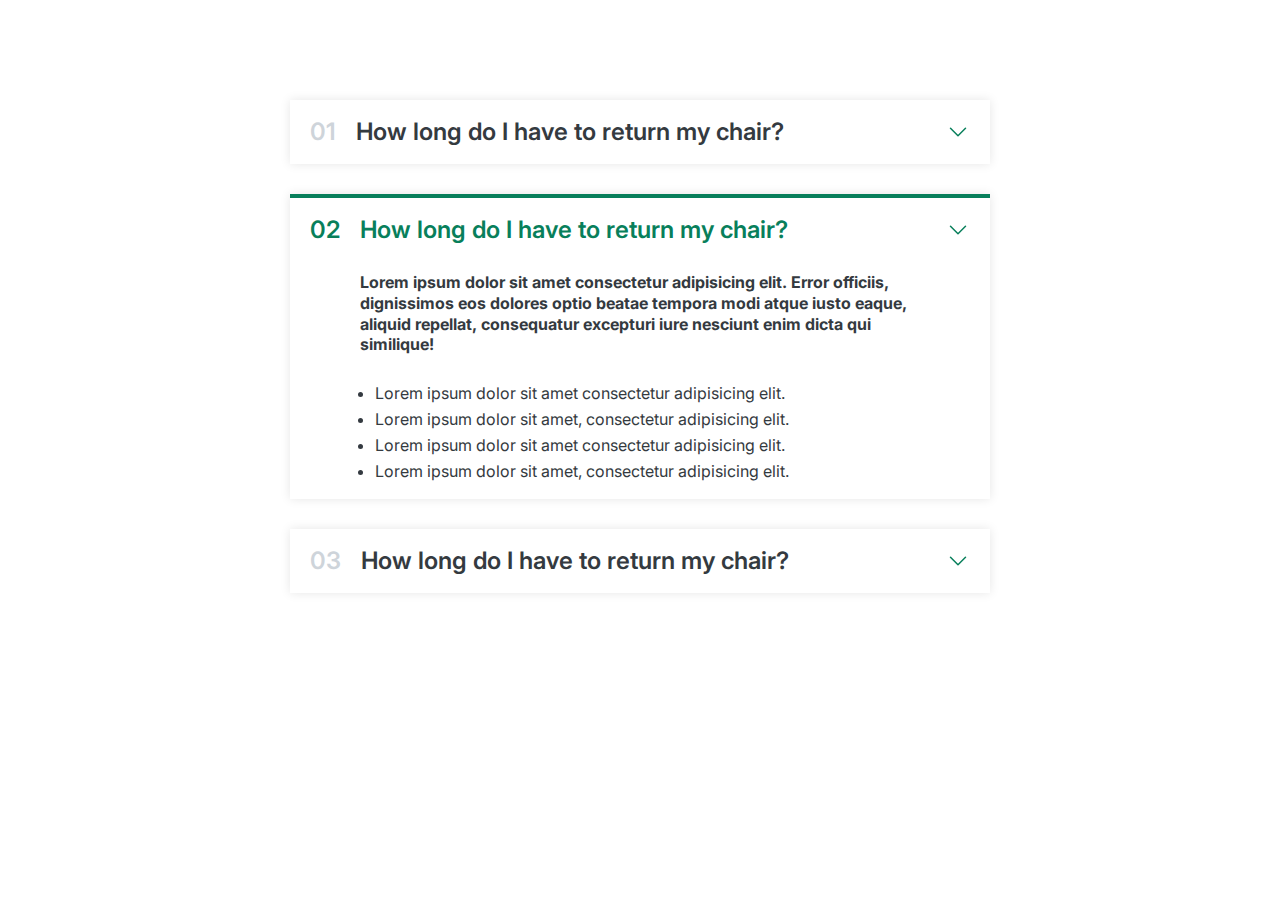
<file: 06-Components/Accordion/index.html>
<!DOCTYPE html>
<html lang="en">
  <head>
    <meta charset="UTF-8" />
    <meta http-equiv="X-UA-Compatible" content="IE=edge" />
    <meta name="viewport" content="width=device-width, initial-scale=1.0" />
    <title>Accordion Layout</title>
    <link rel="stylesheet" href="style.css" />
  </head>
  <body>
    <div class="accordion">
      <div class="item">
        <p class="number">01</p>

        <p class="text">How long do I have to return my chair?</p>

        <svg
          xmlns="http://www.w3.org/2000/svg"
          fill="none"
          viewBox="0 0 24 24"
          stroke-width="1.5"
          stroke="currentColor"
          class="icon"
        >
          <path
            stroke-linecap="round"
            stroke-linejoin="round"
            d="M19.5 8.25l-7.5 7.5-7.5-7.5"
          />
        </svg>

        <div class="hidden-box hidden">
          <p>
            Lorem ipsum dolor sit amet consectetur adipisicing elit. Error
            officiis, dignissimos eos dolores optio beatae tempora modi atque
            iusto eaque, aliquid repellat, consequatur excepturi iure nesciunt
            enim dicta qui similique!
          </p>

          <ul>
            <li>Lorem ipsum dolor sit amet consectetur adipisicing elit.</li>
            <li>Lorem ipsum dolor sit amet, consectetur adipisicing elit.</li>
            <li>Lorem ipsum dolor sit amet consectetur adipisicing elit.</li>
            <li>Lorem ipsum dolor sit amet, consectetur adipisicing elit.</li>
          </ul>
        </div>
      </div>

      <div class="item open">
        <p class="number">02</p>

        <p class="text">How long do I have to return my chair?</p>

        <svg
          xmlns="http://www.w3.org/2000/svg"
          fill="none"
          viewBox="0 0 24 24"
          stroke-width="1.5"
          stroke="currentColor"
          class="icon"
        >
          <path
            stroke-linecap="round"
            stroke-linejoin="round"
            d="M19.5 8.25l-7.5 7.5-7.5-7.5"
          />
        </svg>

        <div class="hidden-box">
          <p>
            Lorem ipsum dolor sit amet consectetur adipisicing elit. Error
            officiis, dignissimos eos dolores optio beatae tempora modi atque
            iusto eaque, aliquid repellat, consequatur excepturi iure nesciunt
            enim dicta qui similique!
          </p>

          <ul>
            <li>Lorem ipsum dolor sit amet consectetur adipisicing elit.</li>
            <li>Lorem ipsum dolor sit amet, consectetur adipisicing elit.</li>
            <li>Lorem ipsum dolor sit amet consectetur adipisicing elit.</li>
            <li>Lorem ipsum dolor sit amet, consectetur adipisicing elit.</li>
          </ul>
        </div>
      </div>

      <div class="item">
        <p class="number">03</p>

        <p class="text">How long do I have to return my chair?</p>

        <svg
          xmlns="http://www.w3.org/2000/svg"
          fill="none"
          viewBox="0 0 24 24"
          stroke-width="1.5"
          stroke="currentColor"
          class="icon"
        >
          <path
            stroke-linecap="round"
            stroke-linejoin="round"
            d="M19.5 8.25l-7.5 7.5-7.5-7.5"
          />
        </svg>

        <div class="hidden-box hidden">
          <p>
            Lorem ipsum dolor sit amet consectetur adipisicing elit. Error
            officiis, dignissimos eos dolores optio beatae tempora modi atque
            iusto eaque, aliquid repellat, consequatur excepturi iure nesciunt
            enim dicta qui similique!
          </p>

          <ul>
            <li>Lorem ipsum dolor sit amet consectetur adipisicing elit.</li>
            <li>Lorem ipsum dolor sit amet, consectetur adipisicing elit.</li>
            <li>Lorem ipsum dolor sit amet consectetur adipisicing elit.</li>
            <li>Lorem ipsum dolor sit amet, consectetur adipisicing elit.</li>
          </ul>
        </div>
      </div>
    </div>
  </body>
</html>
</file>
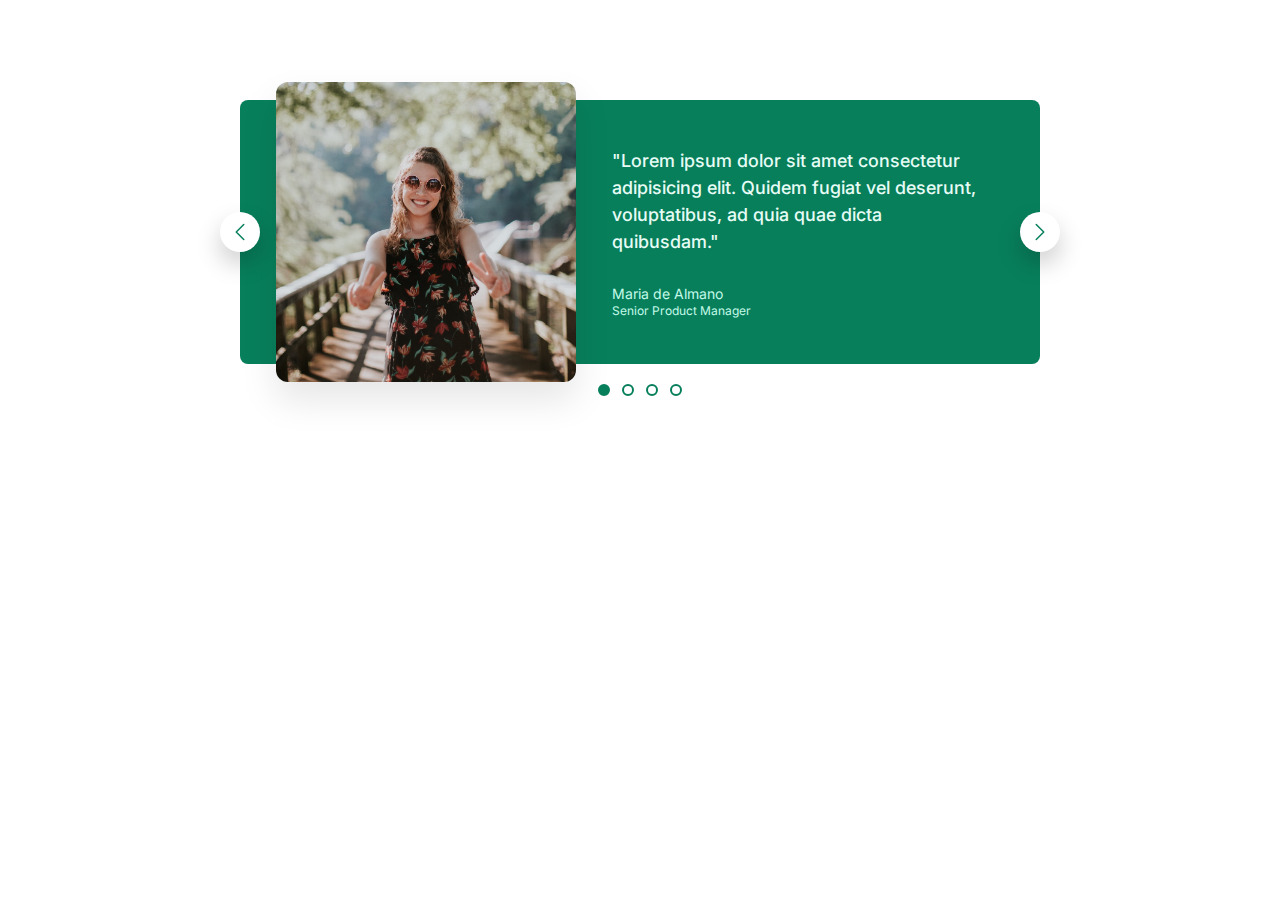
<file: 06-Components/Carousel/index.html>
<!DOCTYPE html>
<html lang="en">
  <head>
    <meta charset="UTF-8" />
    <meta http-equiv="X-UA-Compatible" content="IE=edge" />
    <meta name="viewport" content="width=device-width, initial-scale=1.0" />
    <title>Carousel Layout</title>
    <link rel="stylesheet" href="style.css" />
  </head>
  <body>
    <div class="carousel">
      <img src="../img/maria.jpg" alt="Maria Decapatinno" />

      <!-- Testimonial -->
      <blockquote class="testimonial">
        <p class="testimonial-text">
          "Lorem ipsum dolor sit amet consectetur adipisicing elit. Quidem
          fugiat vel deserunt, voluptatibus, ad quia quae dicta quibusdam."
        </p>

        <p class="testimonial-author">Maria de Almano</p>

        <p class="testimonial-job">Senior Product Manager</p>
      </blockquote>

      <!-- Buttons -->
      <button class="btn btn--left">
        <svg
          xmlns="http://www.w3.org/2000/svg"
          fill="none"
          viewBox="0 0 24 24"
          stroke-width="1.5"
          stroke="currentColor"
          class="btn-icon"
        >
          <path
            stroke-linecap="round"
            stroke-linejoin="round"
            d="M15.75 19.5L8.25 12l7.5-7.5"
          />
        </svg>
      </button>
      <button class="btn btn--right">
        <svg
          xmlns="http://www.w3.org/2000/svg"
          fill="none"
          viewBox="0 0 24 24"
          stroke-width="1.5"
          stroke="currentColor"
          class="btn-icon"
        >
          <path
            stroke-linecap="round"
            stroke-linejoin="round"
            d="M8.25 4.5l7.5 7.5-7.5 7.5"
          />
        </svg>
      </button>

      <!-- dots -->
      <div class="dots">
        <button class="dot dot--fill">&nbsp;</button>
        <button class="dot">&nbsp;</button>
        <button class="dot">&nbsp;</button>
        <button class="dot">&nbsp;</button>
      </div>
    </div>
  </body>
</html>
</file>
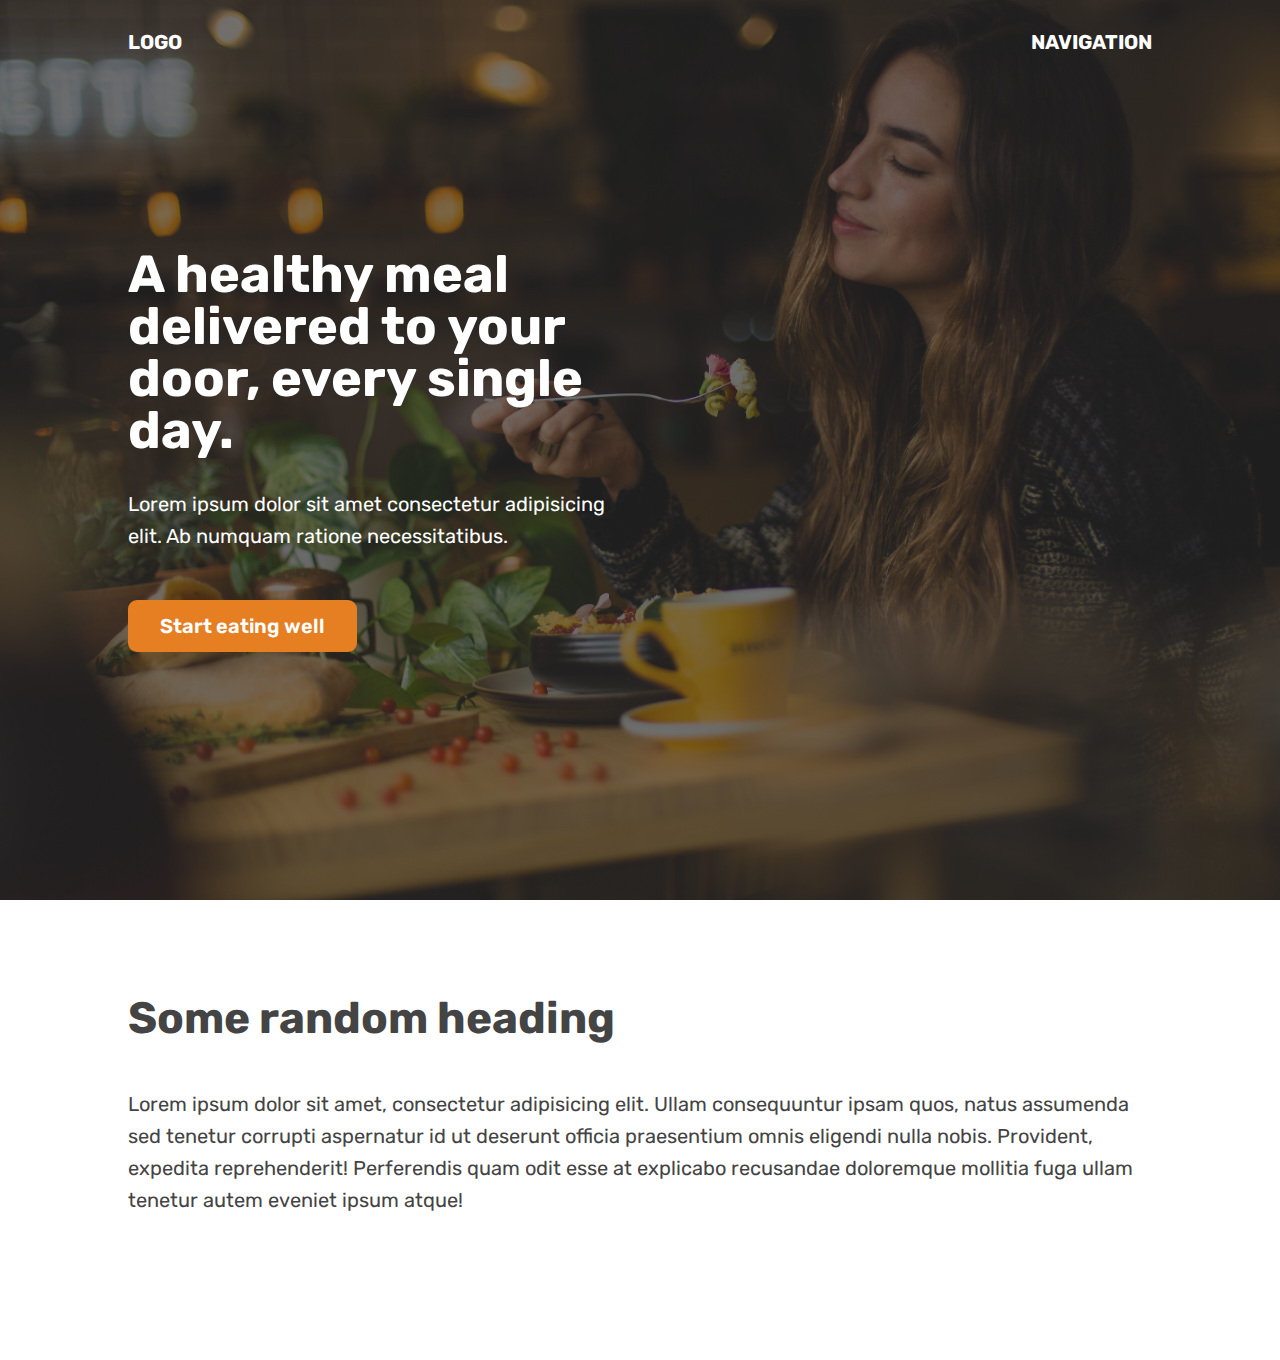
<file: 06-Components/Hero/index.html>
<!DOCTYPE html>
<html lang="en">
  <head>
    <meta charset="UTF-8" />
    <meta http-equiv="X-UA-Compatible" content="IE=edge" />
    <meta name="viewport" content="width=device-width, initial-scale=1.0" />
    <link rel="stylesheet" href="style.css" />
    <title>Hero Component</title>
  </head>
  <body>
    <header>
      <nav class="container">
        <div>LOGO</div>
        <div>NAVIGATION</div>
      </nav>

      <div class="header-container">
        <div class="header-inner-container">
          <h1>A healthy meal delivered to your door, every single day.</h1>
          <p>
            Lorem ipsum dolor sit amet consectetur adipisicing elit. Ab numquam
            ratione necessitatibus.
          </p>
          <a href="#" class="btn">Start eating well</a>
        </div>
      </div>
    </header>

    <section>
      <div class="container">
        <h2>Some random heading</h2>
        <p>
          Lorem ipsum dolor sit amet, consectetur adipisicing elit. Ullam
          consequuntur ipsam quos, natus assumenda sed tenetur corrupti
          aspernatur id ut deserunt officia praesentium omnis eligendi nulla
          nobis. Provident, expedita reprehenderit! Perferendis quam odit esse
          at explicabo recusandae doloremque mollitia fuga ullam tenetur autem
          eveniet ipsum atque!
        </p>
      </div>
    </section>
  </body>
</html>
</file>
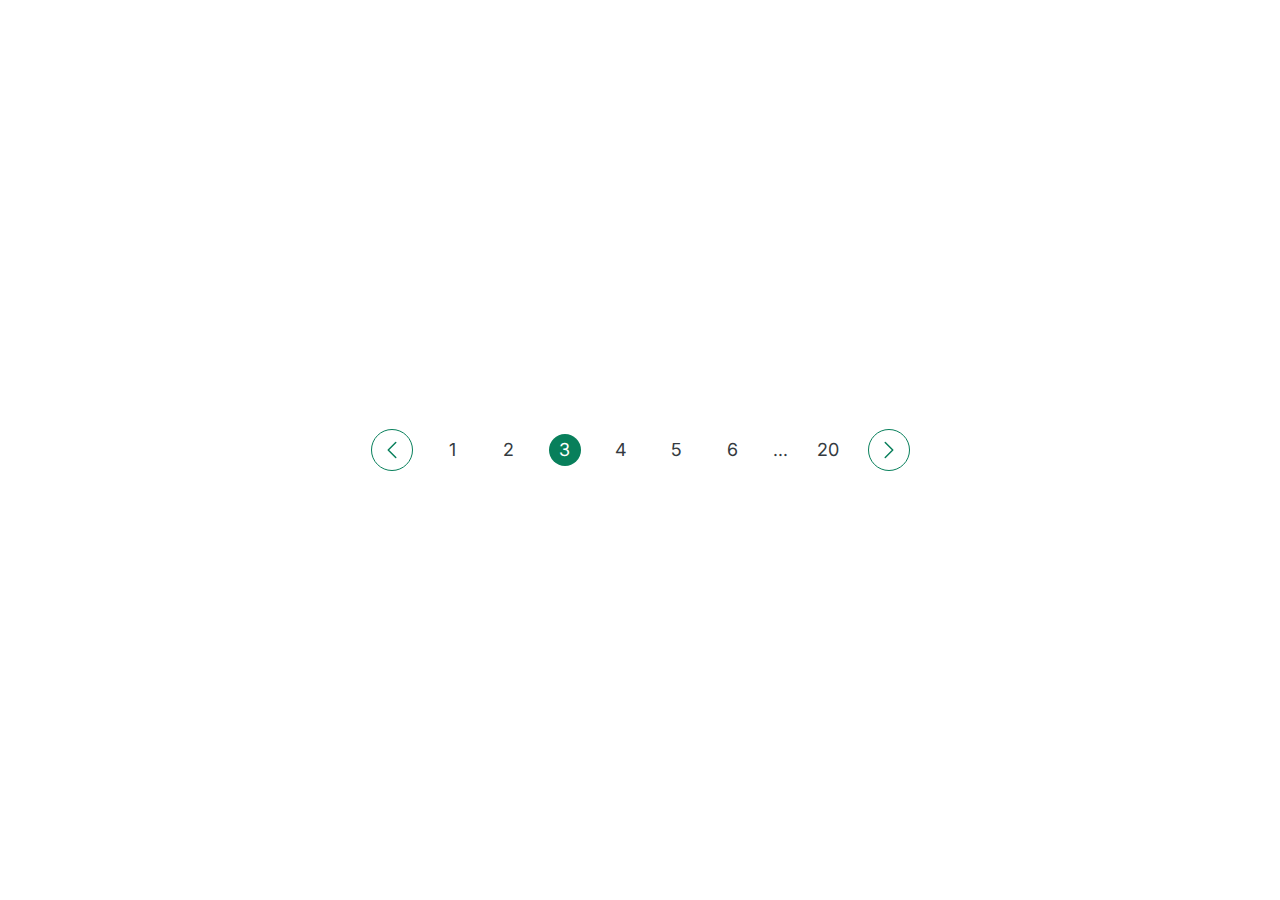
<file: 06-Components/Pagination/index.html>
<!DOCTYPE html>
<html lang="en">
  <head>
    <meta charset="UTF-8" />
    <meta http-equiv="X-UA-Compatible" content="IE=edge" />
    <meta name="viewport" content="width=device-width, initial-scale=1.0" />
    <link rel="stylesheet" href="style.css" />
    <title>Pagination Layout</title>
  </head>
  <body>
    <div class="pagination">
      <button class="btn">
        <svg
          xmlns="http://www.w3.org/2000/svg"
          fill="none"
          viewBox="0 0 24 24"
          stroke-width="1.5"
          stroke="currentColor"
          class="icon"
        >
          <path
            stroke-linecap="round"
            stroke-linejoin="round"
            d="M15.75 19.5L8.25 12l7.5-7.5"
          />
        </svg>
      </button>

      <a href="#">1</a>
      <a href="#">2</a>
      <a href="#" class="active">3</a>
      <a href="#">4</a>
      <a href="#">5</a>
      <a href="#">6</a>
      <span>...</span>
      <a href="#">20</a>

      <button class="btn">
        <svg
          xmlns="http://www.w3.org/2000/svg"
          fill="none"
          viewBox="0 0 24 24"
          stroke-width="1.5"
          stroke="currentColor"
          class="icon"
        >
          <path
            stroke-linecap="round"
            stroke-linejoin="round"
            d="M8.25 4.5l7.5 7.5-7.5 7.5"
          />
        </svg>
      </button>
    </div>
  </body>
</html>
</file>
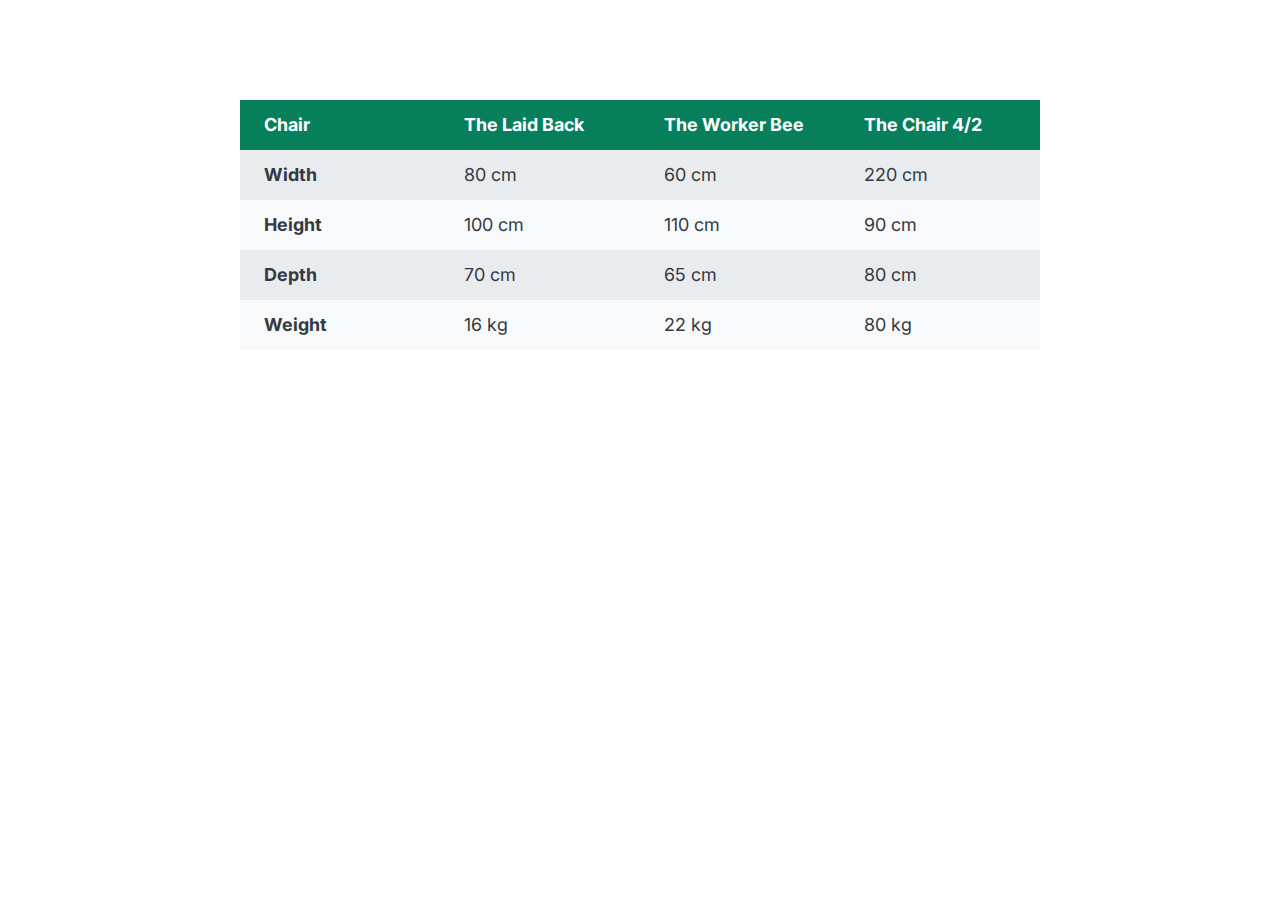
<file: 06-Components/Table/index.html>
<!DOCTYPE html>
<html lang="en">
  <head>
    <meta charset="UTF-8" />
    <meta http-equiv="X-UA-Compatible" content="IE=edge" />
    <meta name="viewport" content="width=device-width, initial-scale=1.0" />
    <link rel="stylesheet" href="style.css" />
    <title>Table Component</title>
  </head>
  <body>
    <table>
      <thead>
        <tr>
          <th>Chair</th>
          <th>The Laid Back</th>
          <th>The Worker Bee</th>
          <th>The Chair 4/2</th>
        </tr>
      </thead>

      <tbody>
        <tr>
          <th>Width</th>
          <td>80 cm</td>
          <td>60 cm</td>
          <td>220 cm</td>
        </tr>
        <tr>
          <th>Height</th>
          <td>100 cm</td>
          <td>110 cm</td>
          <td>90 cm</td>
        </tr>
        <tr>
          <th>Depth</th>
          <td>70 cm</td>
          <td>65 cm</td>
          <td>80 cm</td>
        </tr>
        <tr>
          <th>Weight</th>
          <td>16 kg</td>
          <td>22 kg</td>
          <td>80 kg</td>
        </tr>
      </tbody>
    </table>
  </body>
</html>
</file>
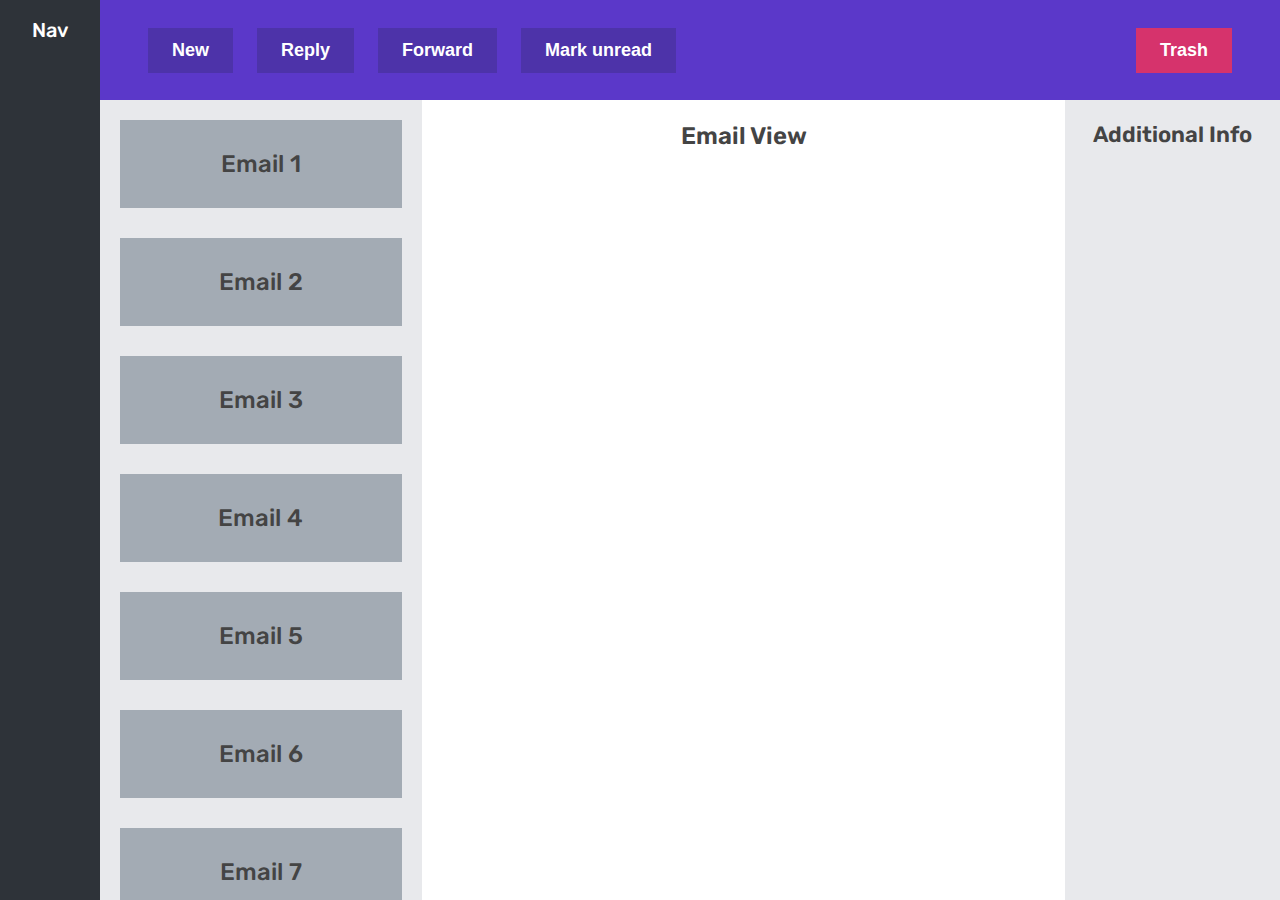
<file: 06-Components/Webapp/index.html>
<!DOCTYPE html>
<html lang="en">
  <head>
    <meta charset="UTF-8" />
    <meta http-equiv="X-UA-Compatible" content="IE=edge" />
    <meta name="viewport" content="width=device-width, initial-scale=1.0" />
    <link rel="stylesheet" href="style.css" />
    <title>Webapp Layout</title>
  </head>
  <body>
    <nav class="side-nav">Nav</nav>

    <!-- <div class="container"> -->
    <menu class="navbar">
      <button>New</button>
      <button>Reply</button>
      <button>Forward</button>
      <button>Mark unread</button>
      <button class="trash-btn">Trash</button>
    </menu>

    <section class="email-boxes">
      <div class="email-box">Email 1</div>
      <div class="email-box">Email 2</div>
      <div class="email-box">Email 3</div>
      <div class="email-box">Email 4</div>
      <div class="email-box">Email 5</div>
      <div class="email-box">Email 6</div>
      <div class="email-box">Email 7</div>
      <div class="email-box">Email 8</div>
      <div class="email-box">Email 9</div>
      <div class="email-box">Email 10</div>
    </section>

    <section class="email-body">Email View</section>

    <section class="add-info">Additional Info</section>
    <!-- </div> -->
  </body>
</html>
</file>
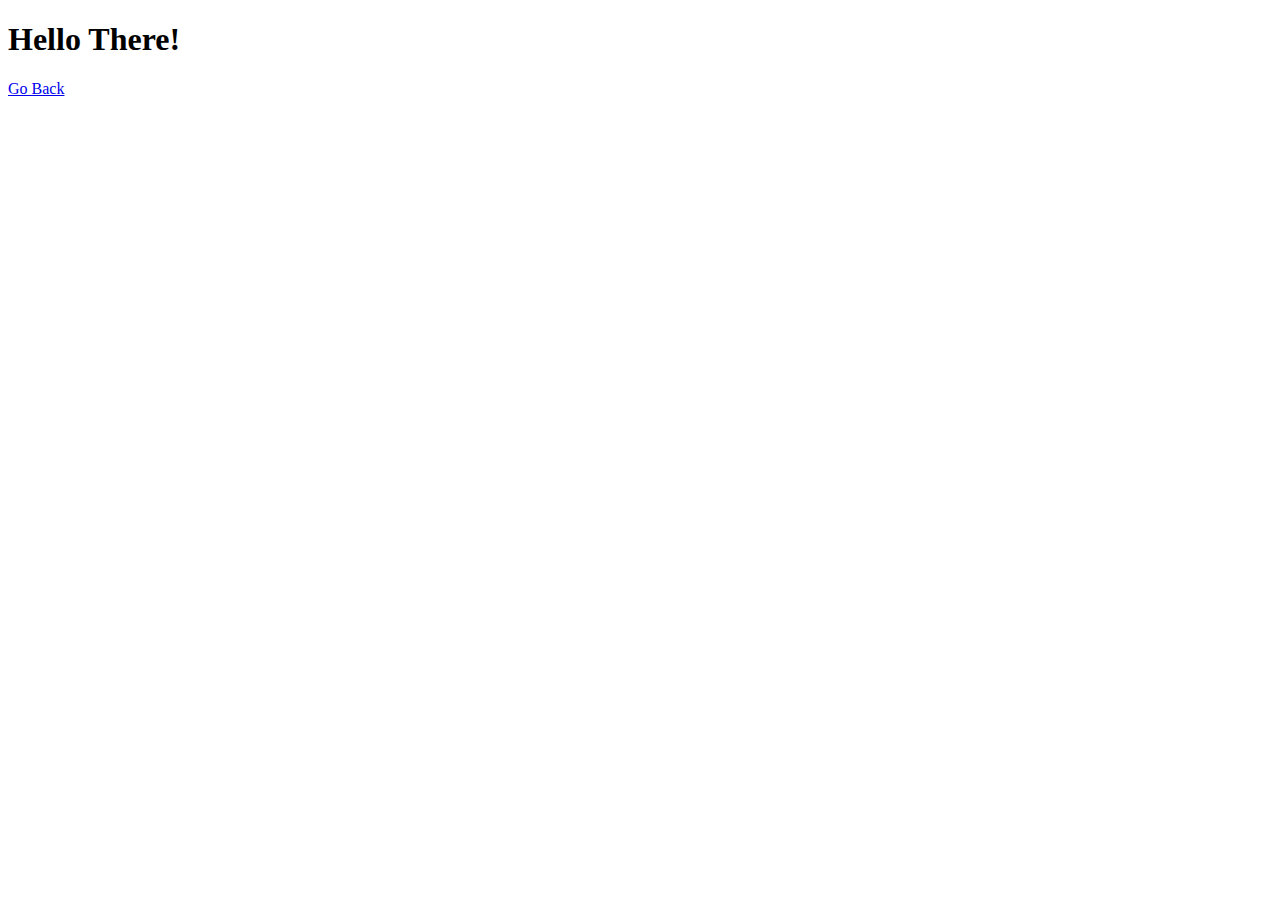
<file: 02-HTML-Fundamentals/blog.html>
<!DOCTYPE html>
<html>
  <head>
    <meta charset="UTF-8" />
    <title>Welcome to my blog!</title>
  </head>

  <body>
    <h1>Hello There!</h1>
    <a href="/index.html">Go Back</a>
  </body>
</html>
</file>
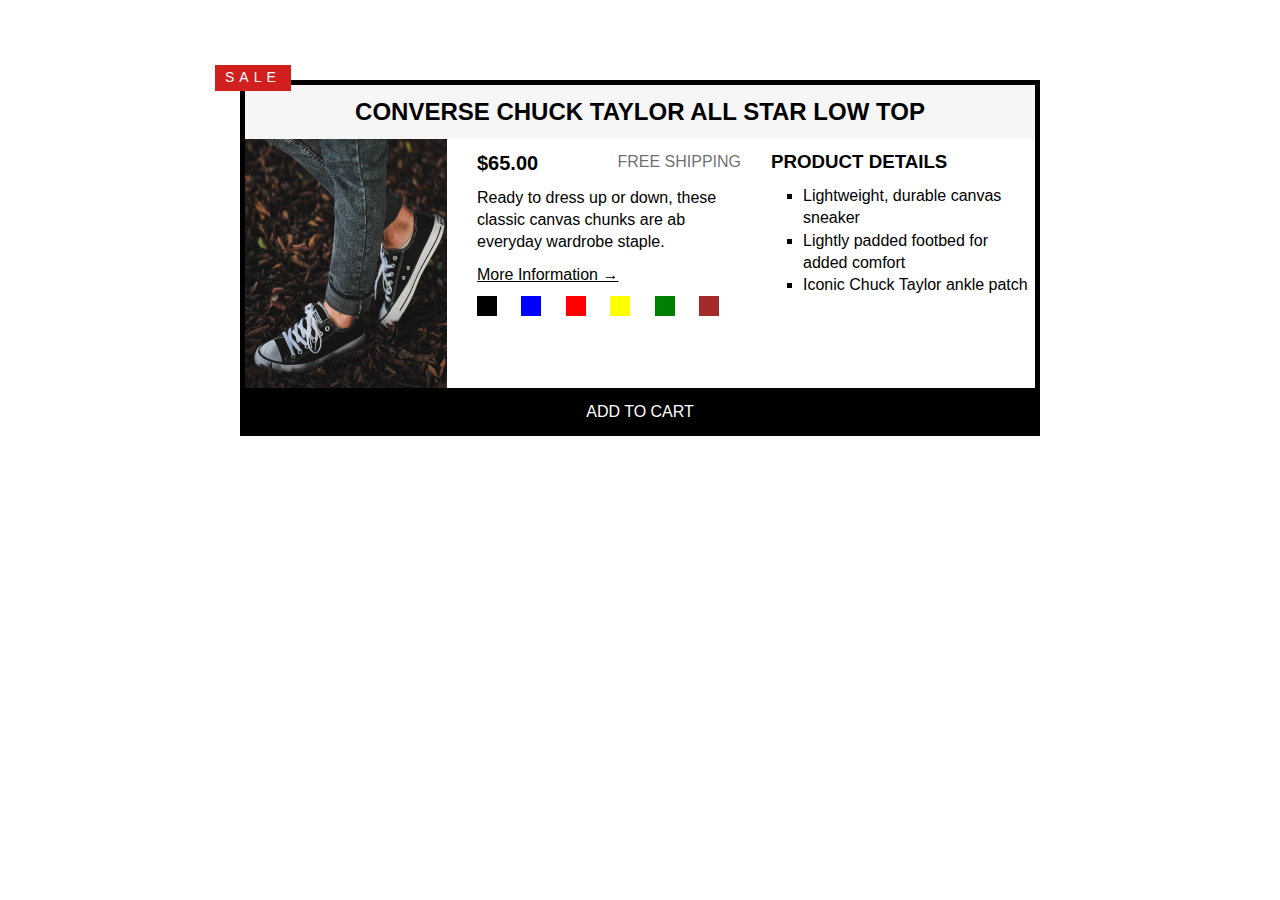
<file: 02-HTML-Fundamentals/product.html>
<!DOCTYPE html>
<html lang="en">
  <head>
    <meta charset="UTF-8" />
    <meta http-equiv="X-UA-Compatible" content="IE=edge" />
    <meta name="viewport" content="width=device-width, initial-scale=1.0" />
    <link rel="stylesheet" href="style.css" />
    <title>Deal of the Day!</title>
  </head>
  <body>
    <div class="container">
      <header>
        <h2>Converse Chuck Taylor All Star Low Top</h2>
      </header>
      <!-- Necessary For FlexBox -->
      <!-- <div class="layout-box"> -->
      <div class="box-1">
        <img src="img/challenges.jpg" alt="product" width="202" height="250" />
      </div>

      <div class="box-2">
        <div class="free-div">
          <p class="cost-p"><strong>$65.00</strong></p>

          <p class="free-p">Free Shipping</p>
        </div>

        <p class="ready-p">
          Ready to dress up or down, these classic canvas chunks are ab everyday
          wardrobe staple.
        </p>

        <a href="https://www.converse.com"> More Information &rarr; </a>

        <div class="colors">
          <div class="color-div"></div>
          <div class="color-div"></div>
          <div class="color-div"></div>
          <div class="color-div"></div>
          <div class="color-div"></div>
          <div class="color-div"></div>
        </div>
      </div>

      <div class="box-3">
        <h3>Product Details</h3>

        <ul>
          <li>Lightweight, durable canvas sneaker</li>
          <li>Lightly padded footbed for added comfort</li>
          <li>Iconic Chuck Taylor ankle patch</li>
        </ul>
      </div>
      <!-- </div> -->

      <footer>
        <button>Add to cart</button>
      </footer>
    </div>
  </body>
</html>
</file>
<file: 02-HTML-Fundamentals/style.css>
* {
  margin: 0;
  padding: 0;
  box-sizing: border-box;
}

body {
  font-family: sans-serif;
  line-height: 1.4;
}

.container {
  width: 800px;
  border: #000 solid 5px;
  margin: 80px auto;
  position: relative;
}

.container::before {
  content: "Sale";
  letter-spacing: 5px;
  text-transform: uppercase;
  background-color: rgb(209, 31, 31);
  color: #fff;
  position: absolute;
  font-size: 14px;
  padding: 3px 10px;
  top: -20px;
  left: -30px;
}

h2 {
  padding: 10px;
  background-color: #f7f6f7;
  text-transform: uppercase;
  text-align: center;
  font-weight: bold;
}

.cost-p {
  margin: 10px 0;
  font-size: 20px;
  font-weight: bold;
}

.free-p {
  margin: 10px 0;
  text-transform: uppercase;
  color: rgba(51, 51, 51, 0.727);
}

a:link {
  color: #000;
  margin: 10px 0;
  display: inline-block;
  font-weight: 500;
  cursor: pointer;
}

a:hover {
  text-decoration: none;
}

h3 {
  text-transform: uppercase;
  margin: 20px 0;
}

ul {
  margin-left: 2rem;
  list-style: square;
}

button {
  text-transform: uppercase;
  margin-top: 1rem;
  background-color: #000;
  color: #fff;
  padding: 3px;
  font-size: 1rem;
  border: none;
  cursor: pointer;
  width: 100%;
  padding: 10px;
  border-top: 5px #000 solid;
}

button:hover {
  background-color: #fff;
  color: #000;
}

.color-div {
  width: 20px;
  height: 20px;
  display: inline-block;
  margin-right: 20px;
}

.color-div:first-child {
  background-color: #000;
}

.color-div:nth-child(2) {
  background-color: blue;
}

.color-div:nth-child(3) {
  background-color: red;
}

.color-div:nth-child(4) {
  background-color: yellow;
}

.color-div:nth-child(5) {
  background-color: green;
}

.color-div:last-child {
  background-color: brown;
}

/* CSS Layouts Float */
/* 
.box-1 {
  float: left;
  margin-right: 30px;
  width: 200px;
}

.box-2 {
  float: left;
  margin-right: 30px;
  width: 300px;
}

.box-3 {
  float: right;
  width: 200px;
  margin-right: 30px;
}

footer {
  clear: both;
}

footer button {
  margin-top: -7px;
}

.cost-p {
  float: left;
}

.free-p {
  float: right;
  font-size: 14px;
  margin-top: 15px;
}

.ready-p {
  clear: both;
}

.colors {
  margin-top: 30px;
}

.box-3 ul {
  margin-left: 15px;
}
*/

/* CSS Flexbox Layout Challange */
/* .layout-box {
  display: flex;
  align-items: flex-start;
  gap: 30px;
} */

.box-1,
.box-2,
.box-3 {
  margin-bottom: 0;
  /* flex: 0 1 auto; */
}

/* .box-2 {
  flex: 0 2 auto;
  align-self: stretch;
}

.box-3 {
  flex: 1 1 auto;
} */

.box-3 h3 {
  margin: 10px 0;
}

footer button {
  margin-top: -7px;
}

.free-div {
  display: flex;
  align-items: center;
  justify-content: space-between;
}

/* CSS Grid Challange */
.container {
  display: grid;
  grid-template-columns: 202px 1fr 1fr;
  column-gap: 30px;

  align-content: center;
  align-items: start;
}

header {
  grid-column: 1 / -1;
}

.box-1 {
}

.box-2 {
  /* align-self: center; */
}

.box-3 {
}

footer {
  grid-column: 1 / -1;
}
</file>
<file: 03-CSS-Fundamentals/style.css>
* {
  margin: 0;
  padding: 0;
  box-sizing: border-box;
}

body {
  line-height: 1.5rem;
  font-family: sans-serif;
  border-top: solid #0e89a4 5px;
}

/* Pseduo Elements */

h1::first-letter {
  font-style: normal;
}

/* h2::before {
  content: "Top";
} */

h2 {
  position: relative;
  display: inline-block;
}

h2::after {
  content: "Top";
  text-transform: uppercase;
  padding: 3px 10px;
  background-color: yellow;
  font-size: 14px;
  color: #000;
  position: absolute;
  top: -20px;
  right: -50px;
  cursor: pointer;
}

h2 + img {
  display: block;
}

/* Link styles */
a:link {
  text-decoration: none;
  color: #0e89a4;
}

a:visited {
  color: #333;
}

a:hover {
  color: darkblue;
}

a:active {
  background-color: #333;
}
/* LVHA */

.container {
  width: 80%;
  position: relative;
  margin: 0 auto;
}

/* Header Styles */
.header {
  margin-bottom: 30px;
  padding: 30px;
  background-color: #f3f2f3;
  text-align: center;
  height: 80px;
}

.header h1 {
  margin-bottom: 10px;
  color: #0e89a4;
  text-transform: uppercase;
  font-style: italic;
}

.header a {
  text-decoration: none;
  color: #0e89a4;
  margin-right: 50px;
}

/* Article Styles */
article header h2 {
  color: #0e89a4;
  font-size: 2rem;
  margin: 30px 0;
}

article header p {
  font-style: italic;
}

.main-img {
  margin-bottom: 1rem;
}

article p {
  margin-bottom: 1rem;
}

/* What is HTML? Styles */
h3 {
  color: #0e89a4;
  margin: 1.5rem 0;
}

ol,
ul {
  margin-left: 2.5rem;
  margin-bottom: 0.7rem;
}

/* 
  List Styles
  li:first-child{}
  li:last-child{}
  li:nth-child(){}
*/

.first-li {
  font-weight: bold;
}

.last-li {
  font-style: italic;
}

/* Aside Styles */
aside {
  margin: 1rem 0;
  background-color: #f7f6f7;
  width: 60%;
  padding: 1.5rem;
  border-top: solid #0e89a4 0.3rem;
  border-bottom: solid #0e89a4 0.3rem;
  margin-bottom: 0;
}

aside h4 {
  text-transform: uppercase;
  text-align: center;
  margin-bottom: 0.3rem;
}

aside li {
  list-style: none;
  margin-bottom: 0.5rem;
}

aside ul a {
  font-weight: bold;
  font-style: normal;
}

aside ul p {
  margin-top: -0.3rem;
  font-size: 14px;
  font-style: italic;
}

/* Like Button Styles */

.button {
  padding: 20px;
  position: absolute;
  bottom: 30px;
  right: 0;
}
</file>
<file: 04-CSS-Layouts/style.css>
* {
  box-sizing: border-box;
  margin: 0;
  padding: 0;
}

/* PAGE SECTIONS */
body {
  color: #444;
  font-family: sans-serif;

  border-top: 10px solid #1098ad;
  position: relative;
}

.container {
  width: 1200px;
  margin: 0 auto;
}

.main-header {
  background-color: #f7f7f7;
  padding: 20px 40px;
  /* margin-bottom: 60px; */
}

nav {
  font-size: 18px;
}

article {
  /* margin-bottom: 60px; */
}

.post-header {
  margin-bottom: 40px;
  /* position: relative; */
}

aside {
  background-color: #f7f7f7;
  border-top: 5px solid #1098ad;
  border-bottom: 5px solid #1098ad;
  padding: 50px 0;
  /* width: 500px; */
}

/* SMALLER ELEMENTS */
h1,
h2,
h3 {
  color: #1098ad;
}

h1 {
  font-size: 26px;
  text-transform: uppercase;
  font-style: italic;
}

h2 {
  font-size: 40px;
  margin-bottom: 30px;
}

h3 {
  font-size: 30px;
  margin-bottom: 20px;
  margin-top: 40px;
}

h4 {
  font-size: 20px;
  text-transform: uppercase;
  text-align: center;
}

p {
  font-size: 22px;
  line-height: 1.5;
  margin-bottom: 15px;
}

ul,
ol {
  margin-left: 50px;
  margin-bottom: 20px;
}

li {
  font-size: 20px;
  margin-bottom: 10px;
  /* display: inline; */
}

li:last-child {
  margin-bottom: 0;
}

/* footer p {
  font-size: 16px;
} */

/* article header p {
  font-style: italic;
} */

#author {
  font-style: italic;
  font-size: 18px;
}

#copyright {
  font-size: 16px;
}

.related-author {
  font-size: 18px;
  font-weight: bold;
}

/* ul {
  list-style: none;
} */

.related {
  list-style: none;
  margin-left: 0;
}

li:first-child {
  font-weight: bold;
}

li:last-child {
  font-style: italic;
}

li:nth-child(even) {
  /* color: red; */
}

/* Misconception: this won't work! */
article p:first-child {
  color: red;
}

/* Styling links */
a:link {
  color: #1098ad;
  text-decoration: none;
}

a:visited {
  /* color: #777; */
  color: #1098ad;
}

a:hover {
  color: orangered;
  font-weight: bold;
  text-decoration: underline orangered;
}

a:active {
  background-color: black;
  font-style: italic;
}
/* LVHA */

.post-img {
  width: 100%;
  height: auto;
}

nav a:link {
  /* background-color: orangered;
  margin: 20px;
  padding: 20px;

  display: block; */

  margin-right: 30px;
  margin-top: 10px;
  display: inline-block;
}

nav a:link:last-child {
  margin-right: 0;
}

button {
  font-size: 22px;
  padding: 20px;
  cursor: pointer;

  position: absolute;
  /* top: 50px;
  left: 50px; */
  bottom: 50px;
  right: 50px;
}

h1::first-letter {
  font-style: normal;
  margin-right: 5px;
}

h3 + p::first-line {
  /* color: red; */
}

h2 {
  /* background-color: orange; */
  position: relative;
}

h2::before {
  content: "TOP";
  background-color: #ffe70e;
  color: #444;
  font-size: 16px;
  font-weight: bold;
  display: inline-block;
  padding: 5px 10px;
  position: absolute;
  top: -10px;
  right: -25px;
}

/* Resolving conflicts */
/* #copyright {
  color: red;
}

.copyright {
  color: blue;
}

.text {
  color: yellow;
}

footer p {
  color: green !important;
} */

/* nav a:link,
nav p {
  font-size: 18px;
} */

/* Floats Layout */
/* 
.clearfix::after {
  content: "";
  clear: both;
  display: block;
}

.main-header {
  height: 80px;
}

.main-header h1 {
  margin-top: 3px;
  float: left;
}

.main-header nav {
  float: right;
}

.post-header img {
  float: left;
  margin-bottom: 20px;
}

#author {
  float: left;
  margin: 10px 0 0 10px;
}

article {
  width: 825px;
  float: left;
}

aside {
  width: 300px;
  float: right;
  padding: 50px;
}

aside h4 {
  margin-bottom: 30px;
}

footer {
  clear: both;
} 
*/

/* Flexbox Styles */
.main-header {
  display: flex;
  align-items: center;
  justify-content: space-between;
}

.main-header nav a {
  margin-top: 0;
}

.post-box {
  display: flex;
  align-items: center;
  gap: 20px;
  margin-bottom: 20px;
}

#author {
  margin-bottom: 0;
}

aside h4 {
  margin-bottom: 30px;
}

.related li {
  display: flex;
  align-items: center;
  gap: 20px;
}

.related-li a:link {
  font-style: normal;
  font-weight: bold;
}

.related-author {
  margin-bottom: 0;
  font-size: 14px;
  font-style: italic;
  font-weight: normal;
}

/* .layout-box {
  display: flex;
  align-items: center;
  justify-content: space-between;
  gap: 75px;
} 

.layout-box article {
  flex: 1;
}

.layout-box aside {
  align-self: flex-start;
  flex: 0 1 300px;
} */

/* CSS GRID */
.container {
  display: grid;
  grid-template-columns: 1fr 300px;
  /* column-gap: 75px; */
  /* row-gap: 60px; */
  gap: 60px 75px;
  align-items: start;
}

.main-header {
  grid-column: 1 / -1;
}

article {
}

aside {
}

footer {
  grid-column: 1 / -1;
  background-color: #1098ad;
}
</file>
<file: 05-Design/style.css>
@import url("https://fonts.googleapis.com/css2?family=Inter:wght@400;500;700&display=swap");

/*
SPACING SYSTEM (px)
2 / 4 / 8 / 12 / 16 / 24 / 32 / 48 / 64 / 80 / 96 / 128

FONT SIZE SYSTEM (px)
10 / 12 / 14 / 16 / 18 / 20 / 24 / 30 / 36 / 44 / 52 / 62 / 74 / 86 / 98
*/

:root {
  --main-color: #087f5b;
  --grey-color: #343a40;
}

* {
  margin: 0;
  padding: 0;
  box-sizing: border-box;
}

/* ------------------------ */
/* GENERAL STYLES */
/* ------------------------ */
body {
  font-family: "Inter", sans-serif;
  color: var(--grey-color);
  border-bottom: 8px solid var(--main-color);
}

.container {
  width: 960px;
  margin: 0 auto;
}

header,
section {
  margin-bottom: 96px;
}

h2 {
  margin-bottom: 48px;
  font-size: 36px;
  letter-spacing: -0.5px;
}

.grid-3-cols {
  display: grid;
  grid-template-columns: repeat(3, 1fr);
  column-gap: 80px;
}

/* BUTTON STYLES */
.btn:link,
.btn:visited {
  background-color: var(--main-color);
  text-decoration: none;
  color: #fff;
  text-transform: uppercase;
  display: inline-block;
  font-weight: 500;
  border-radius: 100px;
}

.btn:hover,
.btn:active {
  background-color: #099268;
}

.btn--big {
  padding: 16px 32px;
  font-size: 18px;
}

.btn--small {
  padding: 8px 12px;
  font-size: 14px;
}

/* ------------------------ */
/* COMPONENT STYLES */
/* ------------------------ */

/* HEADER */
header {
  display: grid;
  grid-template-columns: repeat(2, 1fr);
  column-gap: 80px;
  margin-top: 64px;
}

header img {
  border-radius: 12px;
}

.header-text-box {
  align-self: center;
}

h1 {
  margin-bottom: 48px;
  font-size: 44px;
  letter-spacing: -1px;
  line-height: 1.1;
  /* text-shadow: 0 10px 1px rgba(0, 0, 0, 0.1); */
}

.header-text {
  margin-bottom: 24px;
  font-size: 18px;
  line-height: 1.7;
}

img {
  width: 100%;
}

/* FEATURES */
.features-icon {
  stroke: var(--main-color);
  height: 32px;
  width: 32px;
  margin-bottom: 32px;
}

.features-title {
  margin-bottom: 16px;
  font-size: 20px;
}

.features-text {
  font-size: 18px;
  line-height: 1.7;
}

/* TESTIMONIAL */
.testimonial-section {
  background-color: var(--main-color);
  color: #fff;
  padding: 24px;
  border-radius: 12px; /* new change */
}

.testimonial-section img {
  border-radius: 12px;
}

.testimonial-box {
  grid-column: 2 / -1;
  align-self: center;
}

.testimonial-box h2 {
  margin-bottom: 24px;
  font-size: 24px;
}

.testimonial-text {
  font-style: italic;
  margin-bottom: 24px;
  font-size: 18px;
  line-height: 1.7;
  color: #e6fcf5;
}

.testimonial-author {
  color: #c3fae8;
}

/* CHAIRS */
.chair {
  /* box-shadow: <horizontal offset> <vertical offset> <blur radius> <spread radius> <color>; */

  box-shadow: 0 20px 30px 0 rgba(0, 0, 0, 0.07);
}

.chair {
  border-bottom-right-radius: 12px;
  border-bottom-left-radius: 12px;
}

.chair img {
  border-radius: 12px 12px 0 0;
}

.chair-box {
  padding: 32px;
}

h3 {
  margin-bottom: 24px;
  font-size: 20px;
}

.chair-details {
  list-style: none;
  margin-bottom: 48px;
}

.chair-details li {
  display: flex;
  align-items: center;
  gap: 12px;
  margin-bottom: 12px;
}

.chair-details li:last-child {
  margin-bottom: 0;
}

.chair-icon {
  stroke: var(--main-color);
  height: 24px;
  width: 24px;
}

.chair-price {
  display: flex;
  justify-content: space-between;
  align-items: center;
  font-size: 20px;
}

footer {
  margin-bottom: 48px;
  font-size: 14px;
  color: #495057;
}
</file>
<file: 06-Components/Accordion/style.css>
@import url("https://fonts.googleapis.com/css2?family=Inter:wght@400;500;600;700&display=swap");

/*
SPACING SYSTEM (px)
2 / 4 / 8 / 12 / 16 / 24 / 32 / 48 / 64 / 80 / 96 / 128

FONT SIZE SYSTEM (px)
10 / 12 / 14 / 16 / 18 / 20 / 24 / 30 / 36 / 44 / 52 / 62 / 74 / 86 / 98
*/

:root {
  --main-color: #087f5b;
  --grey-color: #343a40;
}

* {
  margin: 0;
  padding: 0;
  box-sizing: border-box;
}

/* ------------------------ */
/* GENERAL STYLES */
/* ------------------------ */
body {
  font-family: "Inter", sans-serif;
  line-height: 1;
  color: var(--grey-color);
}

/* 
custom styles #1 
.accordion {
  width: 700px;
  margin: 100px auto;
  border-top: 5px solid var(--main-color);
  display: grid;
  grid-template-columns: auto 1fr auto;
  gap: 32px;
  padding: 20px;
  box-shadow: 0 20px 50px 0 rgba(155, 155, 155, 0.2);
}

.icon {
  width: 24px;
  cursor: pointer;
  stroke: var(--main-color);
}

.container {
  display: flex;
  align-items: flex-start;
  justify-content: center;
  flex-direction: column;
  gap: 30px;
}

.tint-color {
  color: var(--main-color);
  font-size: 24px;
  font-weight: 600;
}

.bold {
  font-weight: 500;
  line-height: 1.4;
}

ul {
  margin-left: 12px;
  color: var(--grey-color);
  display: flex;
  flex-direction: column;
  gap: 10px;
}
*/

.accordion {
  width: 700px;
  margin: 100px auto;

  display: flex;
  flex-direction: column;
  gap: 30px;
}

.item {
  display: grid;
  grid-template-columns: auto 1fr auto;
  column-gap: 20px;
  row-gap: 30px;
  box-shadow: 0 0 10px 0 rgba(0, 0, 0, 0.1);
  padding: 20px;
}

.icon {
  width: 24px;
  cursor: pointer;
  stroke: var(--main-color);
}

.number,
.text {
  font-size: 24px;
  font-weight: 600;
}

.number {
  color: #ced4da;
}

.hidden-box {
  grid-column: 2;
  display: none;
}

.hidden-box p {
  font-weight: bold;
  line-height: 1.3;
  margin-bottom: 30px;
}

.hidden-box ul {
  color: var(--grey-color);
  margin-left: 15px;
  display: flex;
  flex-direction: column;
  gap: 10px;
}

/* Open State */

.open {
  border-top: 4px solid var(--main-color);
}

.open .hidden-box {
  display: block;
}

.open .number,
.open .text {
  color: var(--main-color);
}
</file>
<file: 06-Components/Carousel/style.css>
@import url("https://fonts.googleapis.com/css2?family=Inter:wght@400;500;600;700&display=swap");

/*
SPACING SYSTEM (px)
2 / 4 / 8 / 12 / 16 / 24 / 32 / 48 / 64 / 80 / 96 / 128

FONT SIZE SYSTEM (px)
10 / 12 / 14 / 16 / 18 / 20 / 24 / 30 / 36 / 44 / 52 / 62 / 74 / 86 / 98
*/

:root {
  --main-color: #087f5b;
  --grey-color: #343a40;
}

* {
  margin: 0;
  padding: 0;
  box-sizing: border-box;
}

/* ------------------------ */
/* GENERAL STYLES */
/* ------------------------ */
body {
  font-family: "Inter", sans-serif;
  line-height: 1;
  color: var(--grey-color);
}

/* corousel */
.carousel {
  width: 800px;
  background-color: var(--main-color);
  margin: 100px auto;
  border-radius: 8px;
  padding: 32px 48px 32px 86px;
  position: relative;

  display: flex;
  align-items: center;
  gap: 86px;
}

img {
  height: 200px;
  border-radius: 8px;
  transform: scale(1.5);
  box-shadow: 0 12px 24px rgba(0, 0, 0, 0.1);
}

.testimonial-text {
  color: #e6fcf5;
  font-size: 18px;
  line-height: 1.5;
  font-weight: 500;
  margin-bottom: 32px;
}

.testimonial-author {
  color: #c3fae8;
  font-size: 14px;
  margin-bottom: 4px;
}

.testimonial-job {
  color: #c3fae8;
  font-size: 12px;
}

/* Controls */
.btn {
  background-color: #fff;
  border: none;
  border-radius: 50%;
  height: 40px;
  width: 40px;
  position: absolute;
  top: 50%;
  box-shadow: 0 12px 24px 0 rgba(0, 0, 0, 0.2);
  cursor: pointer;

  display: flex;
  align-items: center;
  justify-content: center;
}

.btn-icon {
  width: 24px;
  height: 24px;
  stroke: var(--main-color);
}

.btn--left {
  left: 0;
  transform: translate(-50%, -50%);
}

.btn--right {
  right: 0;
  transform: translate(50%, -50%);
}

.dots {
  position: absolute;
  bottom: 0;
  left: 50%;
  transform: translate(-50%, 32px);

  display: flex;
  gap: 12px;
}

.dot {
  height: 12px;
  width: 12px;
  background-color: #fff;
  border: 2px solid var(--main-color);
  border-radius: 50%;
  cursor: pointer;
}

.dot--fill {
  background-color: var(--main-color);
}
</file>
<file: 06-Components/Hero/style.css>
@import url("https://fonts.googleapis.com/css2?family=Rubik:wght@400;500;600;700&display=swap");

/*
SPACING SYSTEM (px)
2 / 4 / 8 / 12 / 16 / 24 / 32 / 48 / 64 / 80 / 96 / 128

FONT SIZE SYSTEM (px)
10 / 12 / 14 / 16 / 18 / 20 / 24 / 30 / 36 / 44 / 52 / 62 / 74 / 86 / 98
*/

* {
  margin: 0;
  padding: 0;
  box-sizing: border-box;
}

/* ------------------------ */
/* GENERAL STYLES */
/* ------------------------ */
body {
  font-family: "Rubik", sans-serif;
  color: #444;
  line-height: 1;
  font-size: 20px;
}

.container {
  width: 80%;
  margin: 0 auto;
}

header {
  height: 100vh;
  position: relative;
  color: #fff;
  background-image: linear-gradient(
      rgba(34, 34, 34, 0.6),
      rgba(34, 34, 34, 0.6)
    ),
    url(../img/hero.jpg);
  background-size: cover;
}

nav {
  font-weight: 700;
  display: flex;
  justify-content: space-between;
  align-items: center;
  padding-top: 32px;
}

.header-container {
  width: 80%;

  position: absolute;
  top: 50%;
  left: 50%;
  transform: translate(-50%, -50%);
}

.header-inner-container {
  width: 50%;
}

h1 {
  font-size: 52px;
  margin-bottom: 32px;
}

p {
  line-height: 1.6;
  margin-bottom: 48px;
}

.btn:link,
.btn:visited {
  color: #fff;
  background-color: #e67e22;
  font-weight: 600;
  text-decoration: none;
  display: inline-block;
  padding: 16px 32px;
  border-radius: 9px;
}

h2 {
  font-size: 44px;
  margin-bottom: 48px;
}

section {
  padding: 96px 0;
}
</file>
<file: 06-Components/Pagination/style.css>
@import url("https://fonts.googleapis.com/css2?family=Inter:wght@400;500;600;700&display=swap");

/*
SPACING SYSTEM (px)
2 / 4 / 8 / 12 / 16 / 24 / 32 / 48 / 64 / 80 / 96 / 128

FONT SIZE SYSTEM (px)
10 / 12 / 14 / 16 / 18 / 20 / 24 / 30 / 36 / 44 / 52 / 62 / 74 / 86 / 98
*/

:root {
  --main-color: #087f5b;
  --grey-color: #343a40;
}

* {
  margin: 0;
  padding: 0;
  box-sizing: border-box;
}

/* ------------------------ */
/* GENERAL STYLES */
/* ------------------------ */
body {
  font-family: "Inter", sans-serif;
  line-height: 1;
  color: var(--grey-color);
  font-size: 18px;

  text-align: center;
  display: flex;
  justify-content: center;
}

/* Pagination */
.pagination {
  height: 100vh;
  display: flex;
  align-items: center;
  justify-content: center;
  gap: 24px;
}

.icon {
  width: 24px;
  height: 24px;
  stroke: var(--main-color);
}

a {
  text-decoration: none;
  color: var(--grey-color);
  background-color: #fff;
  color: var(--grey-color);
  width: 24px;
  height: 24px;
  border-radius: 50%;
  padding: 16px;

  display: flex;
  justify-content: center;
  align-items: center;
}

.active,
a:hover {
  background-color: var(--main-color);
  color: #fff;
}

/* Buttons */
.btn {
  border: none;
  border: 1px solid var(--main-color);
  border-radius: 50%;
  padding: 8px;
  background-color: #fff;
  cursor: pointer;

  display: flex;
  justify-content: center;
  align-items: center;
}

.btn:hover {
  background-color: var(--main-color);
}

.btn:hover .icon {
  stroke: #fff;
}
</file>
<file: 06-Components/Table/style.css>
@import url("https://fonts.googleapis.com/css2?family=Inter:wght@400;500;600;700&display=swap");

/*
SPACING SYSTEM (px)
2 / 4 / 8 / 12 / 16 / 24 / 32 / 48 / 64 / 80 / 96 / 128

FONT SIZE SYSTEM (px)
10 / 12 / 14 / 16 / 18 / 20 / 24 / 30 / 36 / 44 / 52 / 62 / 74 / 86 / 98
*/

:root {
  --main-color: #087f5b;
  --grey-color: #343a40;
}

* {
  margin: 0;
  padding: 0;
  box-sizing: border-box;
}

/* ------------------------ */
/* GENERAL STYLES */
/* ------------------------ */
body {
  font-family: "Inter", sans-serif;
  line-height: 1;
  color: var(--grey-color);
  /* Center Everything */
  display: flex;
  justify-content: center;
}

/* Table Layout */
table {
  width: 800px;
  margin-top: 100px;
  font-size: 18px;
  /* border: 1px solid #333; */
  border-collapse: collapse;
}

th,
td {
  /* border: 1px solid #333; */
  padding: 16px 24px;
  text-align: left;
}

thead th {
  background-color: var(--main-color);
  color: #fff;
  width: 25%;
}

tbody tr:nth-child(even) {
  background-color: #f8f9fa;
}

tbody tr:nth-child(odd) {
  background-color: #e9ecef;
}
</file>
<file: 06-Components/Webapp/style.css>
@import url("https://fonts.googleapis.com/css2?family=Rubik:wght@400;500;600;700&display=swap");

/*
SPACING SYSTEM (px)
2 / 4 / 8 / 12 / 16 / 24 / 32 / 48 / 64 / 80 / 96 / 128

FONT SIZE SYSTEM (px)
10 / 12 / 14 / 16 / 18 / 20 / 24 / 30 / 36 / 44 / 52 / 62 / 74 / 86 / 98
*/

* {
  margin: 0;
  padding: 0;
  box-sizing: border-box;
}

/* ------------------------ */
/* GENERAL STYLES */
/* ------------------------ */
body {
  font-family: "Rubik", sans-serif;
  color: #444;
  line-height: 1;
  font-size: 20px;
  height: 100vh;
  text-align: center;

  display: grid;
  grid-template-columns: 100px 1.5fr 3fr 1fr;
  grid-template-rows: 100px 1fr;
}

.side-nav {
  background-color: #2e3339;
  color: #fff;
  padding: 20px;
  font-weight: 500;

  grid-row: 1 / -1;
}

.navbar {
  grid-column: 1/-1;
  background-color: #5b38c9;
  padding: 0 48px;
  color: #fff;
  grid-column: 2 / -1;

  display: flex;
  align-items: center;
  gap: 24px;
}

.navbar button {
  color: #fff;
  padding: 12px 24px;
  font-weight: 600;
  font-size: 18px;
  background-color: #4d33a9;
  cursor: pointer;
  border: none;
}

.navbar .trash-btn {
  background-color: #d6336c;
  /* A cool trick to separate 1 button from other buttons */
  margin-left: auto;
}

.email-boxes {
  background-color: #e8e9ec;
  padding: 20px;

  display: flex;
  flex-direction: column;
  gap: 30px;
  overflow: scroll;
}

.email-box {
  padding: 32px 48px;
  text-align: center;
  background-color: #a3abb4;
  font-size: 24px;

  font-weight: 500;
}

.email-body {
  text-align: center;
  padding: 24px;
  font-weight: 600;
  font-size: 24px;
}

.add-info {
  background-color: #e8e9ec;
  text-align: center;
  padding: 24px;
  font-weight: 600;
  font-size: 22px;
}
</file>
